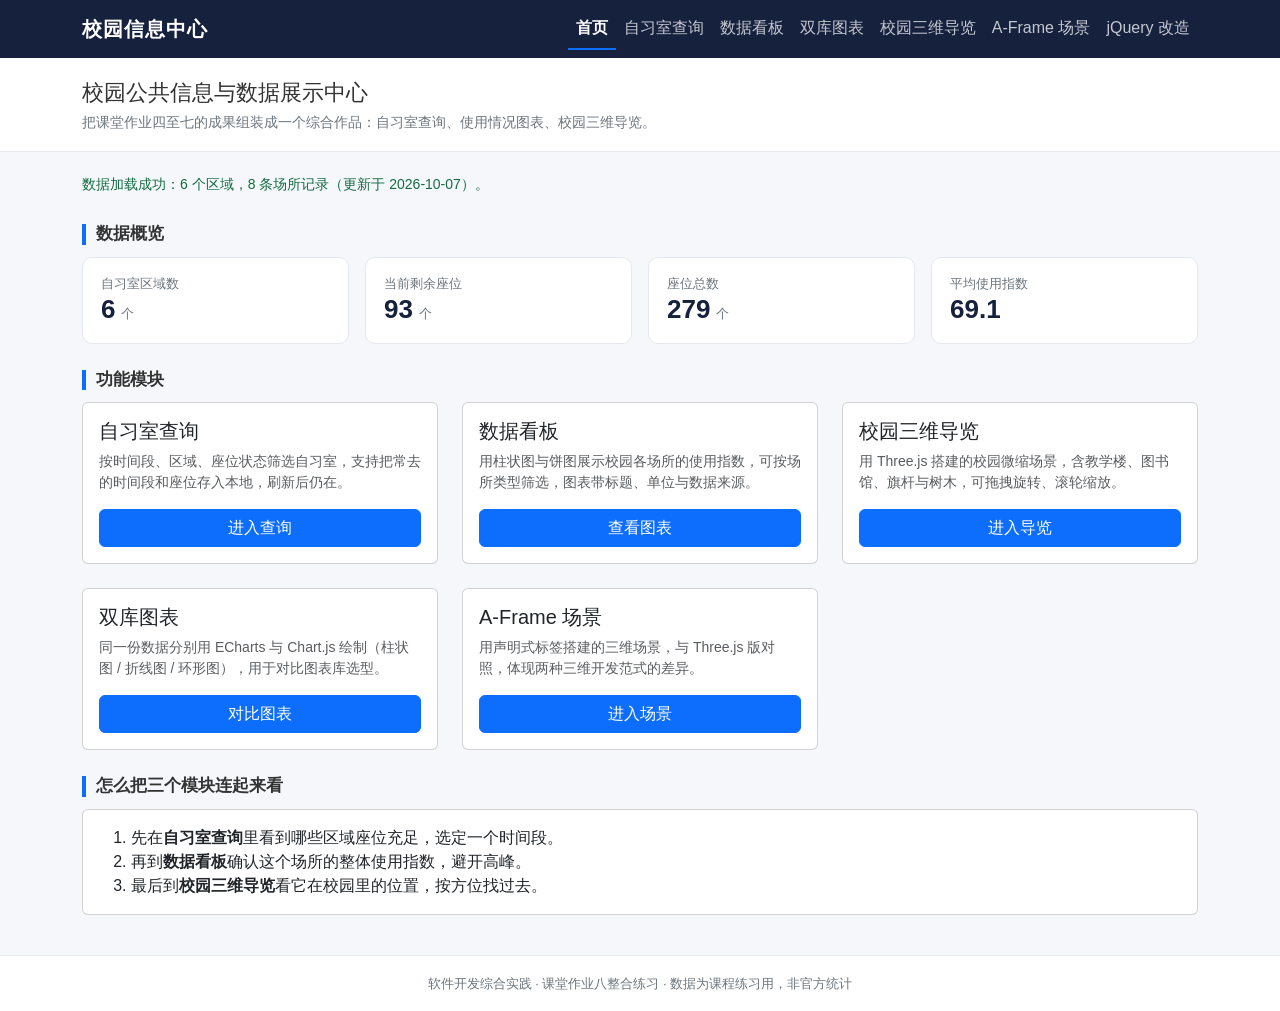
<file: index.html>
<!DOCTYPE html>
<html lang="zh-CN">

<head>
    <meta charset="UTF-8">
    <meta name="viewport" content="width=device-width, initial-scale=1.0">
    <title>校园公共信息与数据展示中心</title>
    <!-- 统一入口：访问目录时直接进入首页，避免出现目录列表 -->
    <meta http-equiv="refresh" content="0; url=home.html">
</head>

<body>
    <p>正在进入 <a href="home.html">校园公共信息与数据展示中心首页</a>……</p>
</body>

</html>
</file>
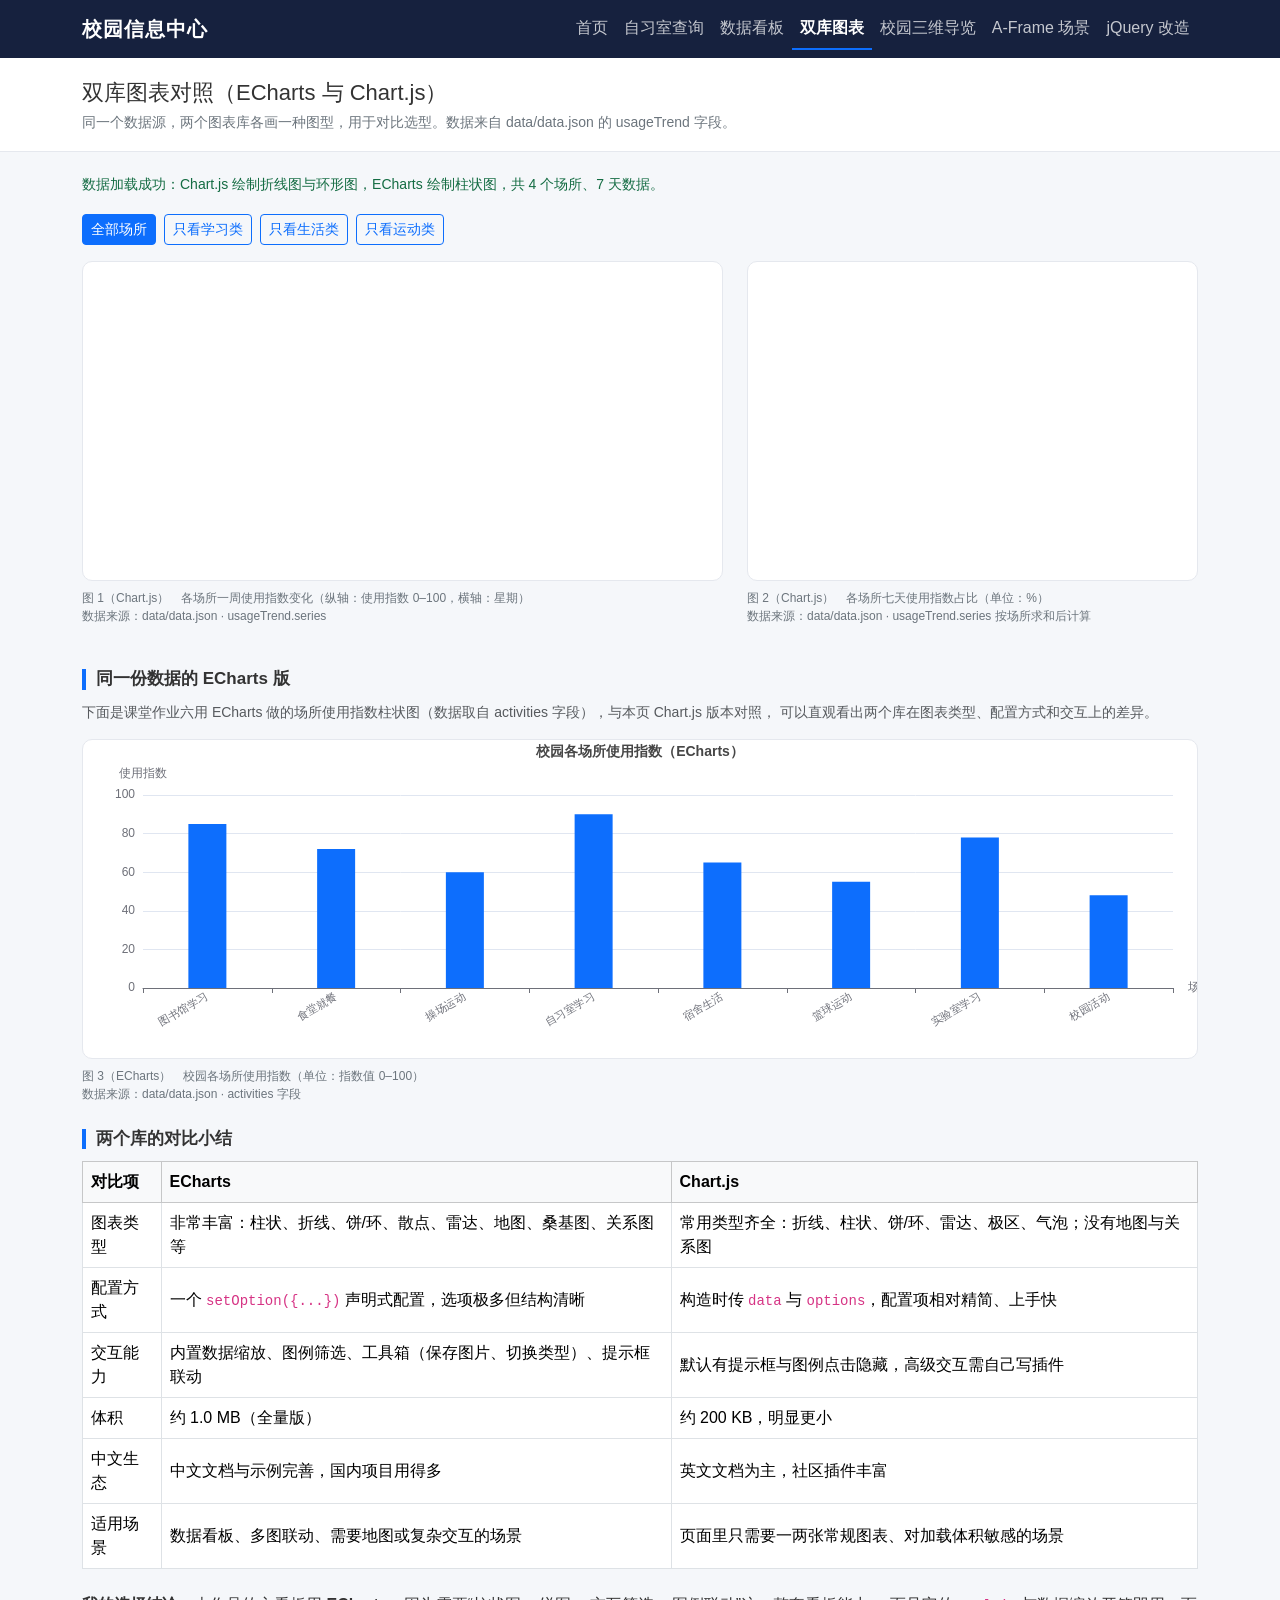
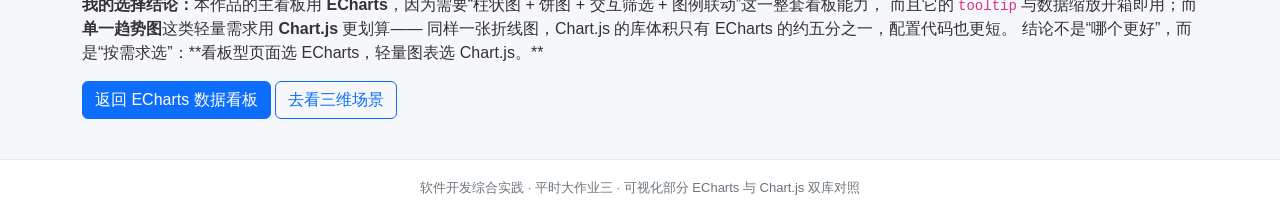
<file: charts.html>
<!DOCTYPE html>
<html lang="zh-CN">

<head>
    <meta charset="UTF-8">
    <meta name="viewport" content="width=device-width, initial-scale=1.0">
    <title>双库图表 · 校园公共信息与数据展示中心</title>

    <link rel="stylesheet" href="libs/bootstrap.min.css">
    <link rel="stylesheet" href="css/style.css">
</head>

<body>

    <nav class="navbar navbar-expand-lg navbar-dark campus-navbar">
        <div class="container">
            <a class="navbar-brand" href="home.html">校园信息中心</a>

            <button class="navbar-toggler" type="button" data-bs-toggle="collapse"
                    data-bs-target="#mainNav" aria-controls="mainNav"
                    aria-expanded="false" aria-label="切换导航菜单">
                <span class="navbar-toggler-icon"></span>
            </button>

            <div class="collapse navbar-collapse" id="mainNav">
                <ul class="navbar-nav ms-auto">
                    <li class="nav-item"><a class="nav-link" href="home.html">首页</a></li>
                    <li class="nav-item"><a class="nav-link" href="study-room.html">自习室查询</a></li>
                    <li class="nav-item"><a class="nav-link" href="dashboard.html">数据看板</a></li>
                    <li class="nav-item"><a class="nav-link" href="charts.html">双库图表</a></li>
                    <li class="nav-item"><a class="nav-link" href="three-d/scene.html">校园三维导览</a></li>
                    <li class="nav-item"><a class="nav-link" href="a-frame/campus.html">A-Frame 场景</a></li>
                    <li class="nav-item"><a class="nav-link" href="jq-demo.html">jQuery 改造</a></li>
                </ul>
            </div>
        </div>
    </nav>

    <header class="page-head">
        <div class="container">
            <h1>双库图表对照（ECharts 与 Chart.js）</h1>
            <p>同一个数据源，两个图表库各画一种图型，用于对比选型。数据来自 data/data.json 的 usageTrend 字段。</p>
        </div>
    </header>

    <main class="container">

        <p id="feedback" role="status" aria-live="polite"></p>

        <!-- jQuery 交互：切换 Chart.js 折线图展示哪些场所 -->
        <div class="d-flex flex-wrap gap-2 mb-3" id="series-filters">
            <button type="button" class="btn btn-primary btn-sm" data-series="all">全部场所</button>
            <button type="button" class="btn btn-outline-primary btn-sm" data-series="学习">只看学习类</button>
            <button type="button" class="btn btn-outline-primary btn-sm" data-series="生活">只看生活类</button>
            <button type="button" class="btn btn-outline-primary btn-sm" data-series="运动">只看运动类</button>
        </div>

        <div class="row g-4">
            <div class="col-12 col-lg-7">
                <div class="chart-box">
                    <canvas id="trend-chart" role="img"
                            aria-label="折线图：各场所一周使用指数变化"></canvas>
                </div>
                <p class="chart-caption">
                    图 1（Chart.js）　各场所一周使用指数变化（纵轴：使用指数 0–100，横轴：星期）<br>
                    数据来源：data/data.json · usageTrend.series
                </p>
            </div>

            <div class="col-12 col-lg-5">
                <div class="chart-box">
                    <canvas id="share-chart" role="img"
                            aria-label="环形图：各场所使用指数占比"></canvas>
                </div>
                <p class="chart-caption">
                    图 2（Chart.js）　各场所七天使用指数占比（单位：%）<br>
                    数据来源：data/data.json · usageTrend.series 按场所求和后计算
                </p>
            </div>
        </div>

        <h2 class="section-title">同一份数据的 ECharts 版</h2>
        <p class="text-muted small">
            下面是课堂作业六用 ECharts 做的场所使用指数柱状图（数据取自 activities 字段），与本页 Chart.js 版本对照，
            可以直观看出两个库在图表类型、配置方式和交互上的差异。
        </p>
        <div class="chart-box">
            <div id="echarts-bar" role="img" aria-label="柱状图：各场所使用指数（ECharts）"
                 style="width:100%;height:100%;"></div>
        </div>
        <p class="chart-caption">
            图 3（ECharts）　校园各场所使用指数（单位：指数值 0–100）<br>
            数据来源：data/data.json · activities 字段
        </p>

        <h2 class="section-title">两个库的对比小结</h2>
        <div class="table-responsive">
            <table class="table table-bordered align-middle">
                <thead class="table-light">
                    <tr>
                        <th scope="col">对比项</th>
                        <th scope="col">ECharts</th>
                        <th scope="col">Chart.js</th>
                    </tr>
                </thead>
                <tbody>
                    <tr>
                        <td>图表类型</td>
                        <td>非常丰富：柱状、折线、饼/环、散点、雷达、地图、桑基图、关系图等</td>
                        <td>常用类型齐全：折线、柱状、饼/环、雷达、极区、气泡；没有地图与关系图</td>
                    </tr>
                    <tr>
                        <td>配置方式</td>
                        <td>一个 <code>setOption({...})</code> 声明式配置，选项极多但结构清晰</td>
                        <td>构造时传 <code>data</code> 与 <code>options</code>，配置项相对精简、上手快</td>
                    </tr>
                    <tr>
                        <td>交互能力</td>
                        <td>内置数据缩放、图例筛选、工具箱（保存图片、切换类型）、提示框联动</td>
                        <td>默认有提示框与图例点击隐藏，高级交互需自己写插件</td>
                    </tr>
                    <tr>
                        <td>体积</td>
                        <td>约 1.0 MB（全量版）</td>
                        <td>约 200 KB，明显更小</td>
                    </tr>
                    <tr>
                        <td>中文生态</td>
                        <td>中文文档与示例完善，国内项目用得多</td>
                        <td>英文文档为主，社区插件丰富</td>
                    </tr>
                    <tr>
                        <td>适用场景</td>
                        <td>数据看板、多图联动、需要地图或复杂交互的场景</td>
                        <td>页面里只需要一两张常规图表、对加载体积敏感的场景</td>
                    </tr>
                </tbody>
            </table>
        </div>

        <p class="mt-2">
            <strong>我的选择结论：</strong>本作品的主看板用 <strong>ECharts</strong>，因为需要“柱状图 + 饼图 + 交互筛选 + 图例联动”这一整套看板能力，
            而且它的 <code>tooltip</code> 与数据缩放开箱即用；而<strong>单一趋势图</strong>这类轻量需求用 <strong>Chart.js</strong> 更划算——
            同样一张折线图，Chart.js 的库体积只有 ECharts 的约五分之一，配置代码也更短。
            结论不是“哪个更好”，而是“按需求选”：**看板型页面选 ECharts，轻量图表选 Chart.js。**
        </p>

        <p class="mt-3">
            <a href="dashboard.html" class="btn btn-primary">返回 ECharts 数据看板</a>
            <a href="three-d/scene.html" class="btn btn-outline-primary">去看三维场景</a>
        </p>

    </main>

    <footer class="campus-footer">
        <div class="container">
            软件开发综合实践 · 平时大作业三 · 可视化部分 ECharts 与 Chart.js 双库对照
        </div>
    </footer>

    <!-- 加载顺序：jQuery → 两个图表库 → Bootstrap → main.js → 页面脚本 -->
    <script src="libs/jquery-3.7.1.min.js"></script>
    <script src="libs/echarts.min.js"></script>
    <script src="libs/chart.umd.min.js"></script>
    <script src="libs/bootstrap.bundle.min.js"></script>
    <script src="js/main.js"></script>
    <script src="js/charts.js"></script>
</body>

</html>
</file>
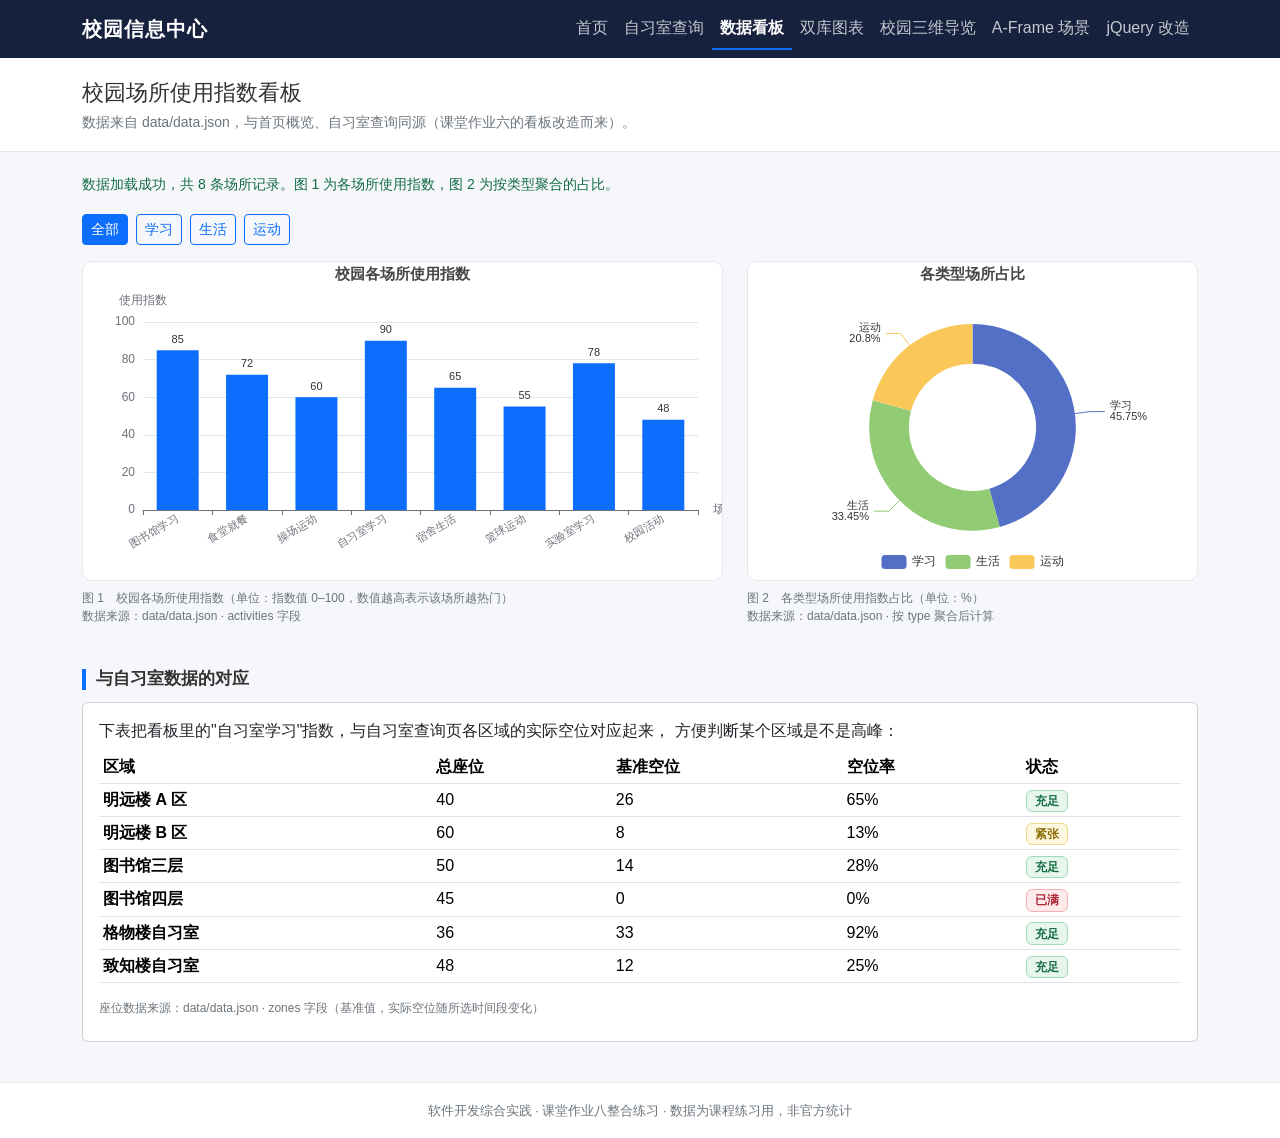
<file: dashboard.html>
<!DOCTYPE html>
<html lang="zh-CN">

<head>
    <meta charset="UTF-8">
    <meta name="viewport" content="width=device-width, initial-scale=1.0">
    <title>数据看板 · 校园公共信息与数据展示中心</title>

    <link rel="stylesheet" href="libs/bootstrap.min.css">
    <link rel="stylesheet" href="css/style.css">
</head>

<body>

    <nav class="navbar navbar-expand-lg navbar-dark campus-navbar">
        <div class="container">
            <a class="navbar-brand" href="home.html">校园信息中心</a>

            <button class="navbar-toggler" type="button" data-bs-toggle="collapse"
                    data-bs-target="#mainNav" aria-controls="mainNav"
                    aria-expanded="false" aria-label="切换导航菜单">
                <span class="navbar-toggler-icon"></span>
            </button>

            <div class="collapse navbar-collapse" id="mainNav">
                <ul class="navbar-nav ms-auto">
                    <li class="nav-item"><a class="nav-link" href="home.html">首页</a></li>
                    <li class="nav-item"><a class="nav-link" href="study-room.html">自习室查询</a></li>
                    <li class="nav-item"><a class="nav-link" href="dashboard.html">数据看板</a></li>
                    <li class="nav-item"><a class="nav-link" href="charts.html">双库图表</a></li>
                    <li class="nav-item"><a class="nav-link" href="three-d/scene.html">校园三维导览</a></li>
                    <li class="nav-item"><a class="nav-link" href="a-frame/campus.html">A-Frame 场景</a></li>
                    <li class="nav-item"><a class="nav-link" href="jq-demo.html">jQuery 改造</a></li>
                </ul>
            </div>
        </div>
    </nav>

    <header class="page-head">
        <div class="container">
            <h1>校园场所使用指数看板</h1>
            <p>数据来自 data/data.json，与首页概览、自习室查询同源（课堂作业六的看板改造而来）。</p>
        </div>
    </header>

    <main class="container">

        <p id="feedback" role="status" aria-live="polite"></p>

        <!-- jQuery 交互：按场所类型筛选 -->
        <div class="d-flex flex-wrap gap-2 mb-3" id="filters">
            <button type="button" class="btn btn-primary btn-sm" data-type="全部">全部</button>
            <button type="button" class="btn btn-outline-primary btn-sm" data-type="学习">学习</button>
            <button type="button" class="btn btn-outline-primary btn-sm" data-type="生活">生活</button>
            <button type="button" class="btn btn-outline-primary btn-sm" data-type="运动">运动</button>
        </div>

        <div class="row g-4">
            <div class="col-12 col-lg-7">
                <div id="bar-chart" class="chart-box" role="img"
                     aria-label="柱状图：校园各场所使用指数"></div>
                <p class="chart-caption">
                    图 1　校园各场所使用指数（单位：指数值 0–100，数值越高表示该场所越热门）<br>
                    数据来源：data/data.json · activities 字段
                </p>
            </div>

            <div class="col-12 col-lg-5">
                <div id="pie-chart" class="chart-box" role="img"
                     aria-label="饼图：各类型场所的使用指数占比"></div>
                <p class="chart-caption">
                    图 2　各类型场所使用指数占比（单位：%）<br>
                    数据来源：data/data.json · 按 type 聚合后计算
                </p>
            </div>
        </div>

        <!-- 与自习室模块的数据衔接 -->
        <h2 class="section-title">与自习室数据的对应</h2>
        <div class="card">
            <div class="card-body">
                <p class="mb-2">
                    下表把看板里的"自习室学习"指数，与自习室查询页各区域的实际空位对应起来，
                    方便判断某个区域是不是高峰：
                </p>
                <div class="table-responsive">
                    <table class="table table-sm align-middle mb-0">
                        <caption class="chart-caption mb-0">
                            座位数据来源：data/data.json · zones 字段（基准值，实际空位随所选时间段变化）
                        </caption>
                        <thead>
                            <tr>
                                <th scope="col">区域</th>
                                <th scope="col">总座位</th>
                                <th scope="col">基准空位</th>
                                <th scope="col">空位率</th>
                                <th scope="col">状态</th>
                            </tr>
                        </thead>
                        <tbody id="zone-table">
                            <!-- 由 js/dashboard.js 渲染 -->
                        </tbody>
                    </table>
                </div>
            </div>
        </div>

    </main>

    <footer class="campus-footer">
        <div class="container">
            软件开发综合实践 · 课堂作业八整合练习 · 数据为课程练习用，非官方统计
        </div>
    </footer>

    <!-- 加载顺序：jQuery → ECharts → Bootstrap → main.js → 页面脚本 -->
    <script src="libs/jquery-3.7.1.min.js"></script>
    <script src="libs/echarts.min.js"></script>
    <script src="libs/bootstrap.bundle.min.js"></script>
    <script src="js/main.js"></script>
    <script src="js/dashboard.js"></script>
</body>

</html>
</file>
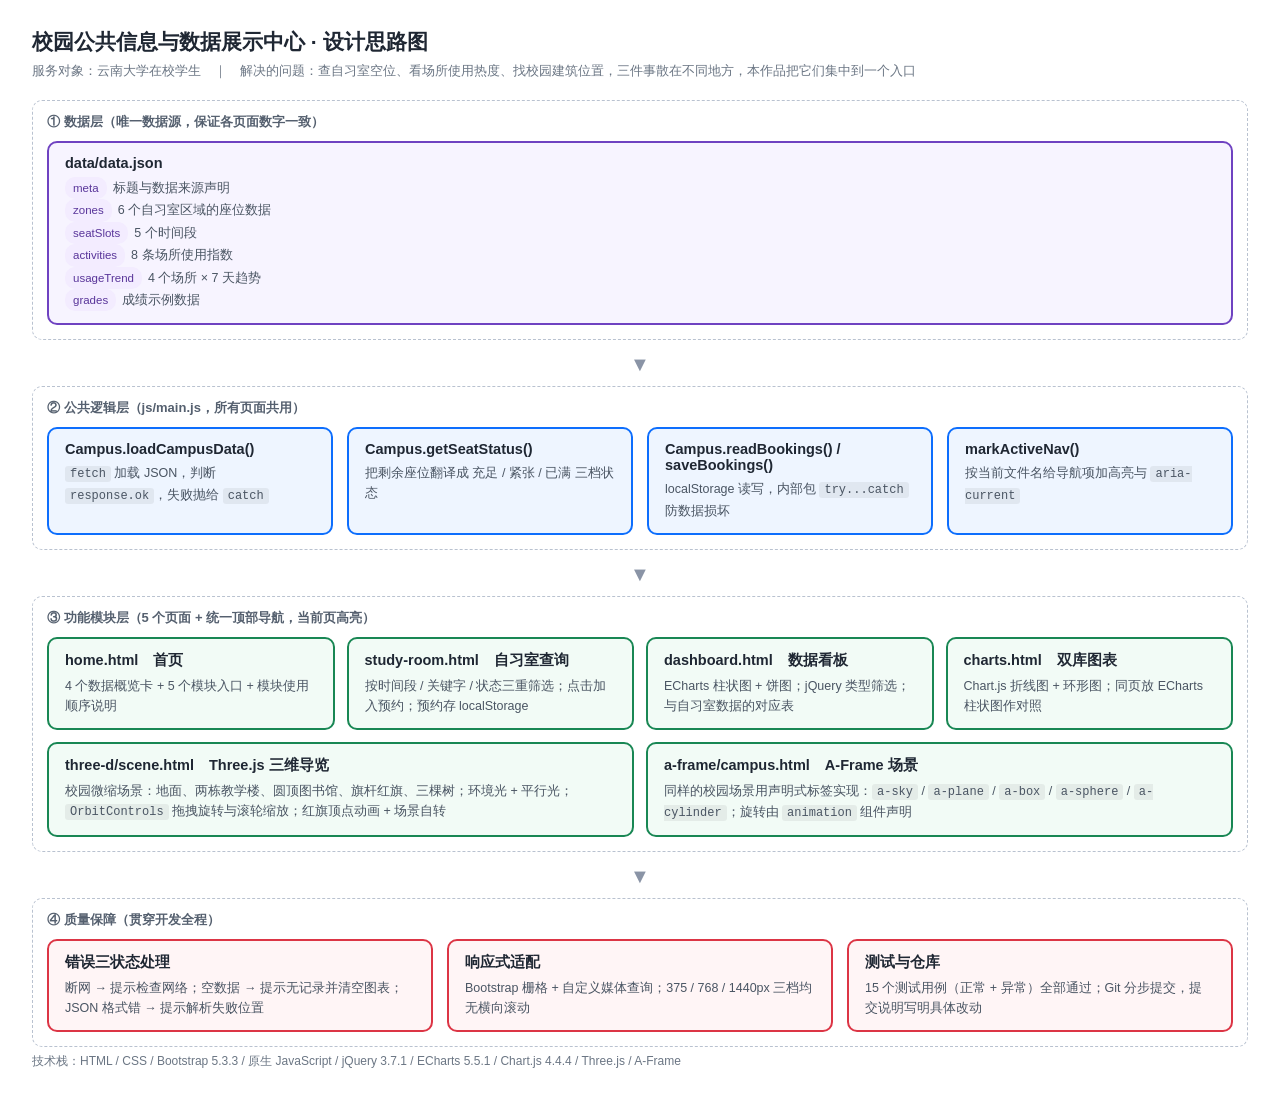
<file: design-diagram.html>
<!DOCTYPE html>
<html lang="zh-CN">

<head>
    <meta charset="UTF-8">
    <title>设计思路图</title>
    <style>
        body {
            margin: 0;
            padding: 28px 32px;
            background: #ffffff;
            font-family: "Microsoft YaHei", "PingFang SC", sans-serif;
            color: #1f2733;
        }

        h1 {
            font-size: 21px;
            margin: 0 0 6px;
        }

        .sub {
            color: #6b7684;
            font-size: 13px;
            margin-bottom: 20px;
        }

        .row {
            display: flex;
            align-items: stretch;
            gap: 14px;
            margin-bottom: 14px;
        }

        .box {
            border: 2px solid #0d6efd;
            border-radius: 10px;
            padding: 12px 16px;
            background: #f5f9ff;
            flex: 1;
        }

        .box.data {
            border-color: #6f42c1;
            background: #f7f4ff;
        }

        .box.core {
            border-color: #0d6efd;
            background: #eef5ff;
        }

        .box.module {
            border-color: #198754;
            background: #f2fbf6;
        }

        .box .title {
            font-weight: 700;
            font-size: 14.5px;
            margin-bottom: 6px;
        }

        .box .desc {
            font-size: 12.5px;
            color: #4a5563;
            line-height: 1.6;
        }

        .box code {
            background: rgba(0, 0, 0, .06);
            padding: 1px 5px;
            border-radius: 3px;
            font-family: Consolas, monospace;
            font-size: 12px;
        }

        .arrow {
            text-align: center;
            color: #8a94a6;
            font-size: 20px;
            line-height: 1;
            margin: 2px 0 12px;
        }

        .band {
            border: 1px dashed #b9c2d0;
            border-radius: 10px;
            padding: 12px 14px 14px;
            margin-bottom: 14px;
        }

        .band > .band-title {
            font-size: 13px;
            font-weight: 700;
            color: #55606f;
            margin-bottom: 10px;
        }

        .grid4 {
            display: grid;
            grid-template-columns: repeat(4, 1fr);
            gap: 12px;
        }

        .grid2 {
            display: grid;
            grid-template-columns: repeat(2, 1fr);
            gap: 12px;
        }

        .tag {
            display: inline-block;
            font-size: 11.5px;
            padding: 2px 8px;
            border-radius: 10px;
            background: #e7f0ff;
            color: #0b5ed7;
            margin-right: 6px;
        }

        .tag.g {
            background: #e7f6ec;
            color: #146c43;
        }

        .tag.p {
            background: #f3ecff;
            color: #59359a;
        }

        .foot {
            font-size: 12px;
            color: #6b7684;
            margin-top: 6px;
        }
    </style>
</head>

<body>

    <h1>校园公共信息与数据展示中心 · 设计思路图</h1>
    <div class="sub">
        服务对象：云南大学在校学生　｜　解决的问题：查自习室空位、看场所使用热度、找校园建筑位置，三件事散在不同地方，本作品把它们集中到一个入口
    </div>

    <!-- 数据层 -->
    <div class="band">
        <div class="band-title">① 数据层（唯一数据源，保证各页面数字一致）</div>
        <div class="row" style="margin-bottom:0">
            <div class="box data">
                <div class="title">data/data.json</div>
                <div class="desc">
                    <span class="tag p">meta</span>标题与数据来源声明<br>
                    <span class="tag p">zones</span>6 个自习室区域的座位数据<br>
                    <span class="tag p">seatSlots</span>5 个时间段<br>
                    <span class="tag p">activities</span>8 条场所使用指数<br>
                    <span class="tag p">usageTrend</span>4 个场所 × 7 天趋势<br>
                    <span class="tag p">grades</span>成绩示例数据
                </div>
            </div>
        </div>
    </div>

    <div class="arrow">▼</div>

    <!-- 公共逻辑层 -->
    <div class="band">
        <div class="band-title">② 公共逻辑层（js/main.js，所有页面共用）</div>
        <div class="row" style="margin-bottom:0">
            <div class="box core">
                <div class="title">Campus.loadCampusData()</div>
                <div class="desc"><code>fetch</code> 加载 JSON，判断 <code>response.ok</code>，失败抛给 <code>catch</code></div>
            </div>
            <div class="box core">
                <div class="title">Campus.getSeatStatus()</div>
                <div class="desc">把剩余座位翻译成 充足 / 紧张 / 已满 三档状态</div>
            </div>
            <div class="box core">
                <div class="title">Campus.readBookings() / saveBookings()</div>
                <div class="desc">localStorage 读写，内部包 <code>try...catch</code> 防数据损坏</div>
            </div>
            <div class="box core">
                <div class="title">markActiveNav()</div>
                <div class="desc">按当前文件名给导航项加高亮与 <code>aria-current</code></div>
            </div>
        </div>
    </div>

    <div class="arrow">▼</div>

    <!-- 功能模块层 -->
    <div class="band">
        <div class="band-title">③ 功能模块层（5 个页面 + 统一顶部导航，当前页高亮）</div>
        <div class="grid4" style="margin-bottom:12px">
            <div class="box module">
                <div class="title">home.html　首页</div>
                <div class="desc">4 个数据概览卡 + 5 个模块入口 + 模块使用顺序说明</div>
            </div>
            <div class="box module">
                <div class="title">study-room.html　自习室查询</div>
                <div class="desc">按时间段 / 关键字 / 状态三重筛选；点击加入预约；预约存 localStorage</div>
            </div>
            <div class="box module">
                <div class="title">dashboard.html　数据看板</div>
                <div class="desc">ECharts 柱状图 + 饼图；jQuery 类型筛选；与自习室数据的对应表</div>
            </div>
            <div class="box module">
                <div class="title">charts.html　双库图表</div>
                <div class="desc">Chart.js 折线图 + 环形图；同页放 ECharts 柱状图作对照</div>
            </div>
        </div>
        <div class="grid2">
            <div class="box module">
                <div class="title">three-d/scene.html　Three.js 三维导览</div>
                <div class="desc">校园微缩场景：地面、两栋教学楼、圆顶图书馆、旗杆红旗、三棵树；环境光 + 平行光；<code>OrbitControls</code> 拖拽旋转与滚轮缩放；红旗顶点动画 + 场景自转</div>
            </div>
            <div class="box module">
                <div class="title">a-frame/campus.html　A-Frame 场景</div>
                <div class="desc">同样的校园场景用声明式标签实现：<code>a-sky</code> / <code>a-plane</code> / <code>a-box</code> / <code>a-sphere</code> / <code>a-cylinder</code>；旋转由 <code>animation</code> 组件声明</div>
            </div>
        </div>
    </div>

    <div class="arrow">▼</div>

    <!-- 质量保障 -->
    <div class="band" style="margin-bottom:0">
        <div class="band-title">④ 质量保障（贯穿开发全程）</div>
        <div class="row" style="margin-bottom:0">
            <div class="box" style="border-color:#dc3545;background:#fff5f6">
                <div class="title">错误三状态处理</div>
                <div class="desc">断网 → 提示检查网络；空数据 → 提示无记录并清空图表；JSON 格式错 → 提示解析失败位置</div>
            </div>
            <div class="box" style="border-color:#dc3545;background:#fff5f6">
                <div class="title">响应式适配</div>
                <div class="desc">Bootstrap 栅格 + 自定义媒体查询；375 / 768 / 1440px 三档均无横向滚动</div>
            </div>
            <div class="box" style="border-color:#dc3545;background:#fff5f6">
                <div class="title">测试与仓库</div>
                <div class="desc">15 个测试用例（正常 + 异常）全部通过；Git 分步提交，提交说明写明具体改动</div>
            </div>
        </div>
    </div>

    <div class="foot">
        技术栈：HTML / CSS / Bootstrap 5.3.3 / 原生 JavaScript / jQuery 3.7.1 / ECharts 5.5.1 / Chart.js 4.4.4 / Three.js / A-Frame
    </div>

</body>

</html>
</file>
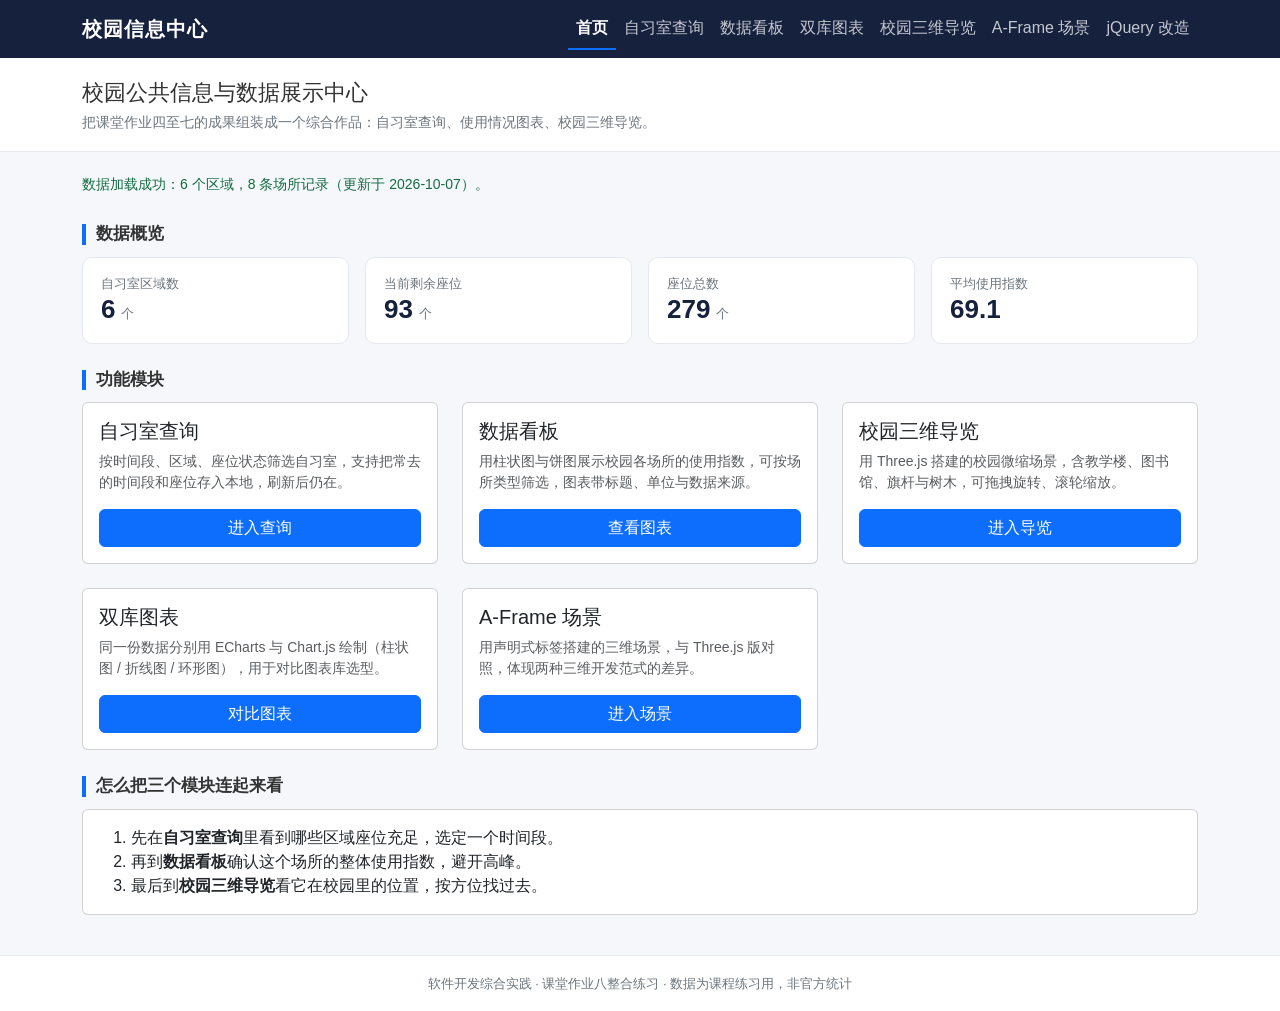
<file: home.html>
<!DOCTYPE html>
<html lang="zh-CN">

<head>
    <meta charset="UTF-8">
    <meta name="viewport" content="width=device-width, initial-scale=1.0">
    <title>首页 · 校园公共信息与数据展示中心</title>

    <!-- 引入顺序：Bootstrap 在前，自定义样式在后（保证能覆盖） -->
    <link rel="stylesheet" href="libs/bootstrap.min.css">
    <link rel="stylesheet" href="css/style.css">
</head>

<body>

    <!-- 统一导航：四个模块的唯一入口 -->
    <nav class="navbar navbar-expand-lg navbar-dark campus-navbar">
        <div class="container">
            <a class="navbar-brand" href="home.html">校园信息中心</a>

            <button class="navbar-toggler" type="button" data-bs-toggle="collapse"
                    data-bs-target="#mainNav" aria-controls="mainNav"
                    aria-expanded="false" aria-label="切换导航菜单">
                <span class="navbar-toggler-icon"></span>
            </button>

            <div class="collapse navbar-collapse" id="mainNav">
                <ul class="navbar-nav ms-auto">
                    <li class="nav-item"><a class="nav-link" href="home.html">首页</a></li>
                    <li class="nav-item"><a class="nav-link" href="study-room.html">自习室查询</a></li>
                    <li class="nav-item"><a class="nav-link" href="dashboard.html">数据看板</a></li>
                    <li class="nav-item"><a class="nav-link" href="charts.html">双库图表</a></li>
                    <li class="nav-item"><a class="nav-link" href="three-d/scene.html">校园三维导览</a></li>
                    <li class="nav-item"><a class="nav-link" href="a-frame/campus.html">A-Frame 场景</a></li>
                    <li class="nav-item"><a class="nav-link" href="jq-demo.html">jQuery 改造</a></li>
                </ul>
            </div>
        </div>
    </nav>

    <header class="page-head">
        <div class="container">
            <h1>校园公共信息与数据展示中心</h1>
            <p>把课堂作业四至七的成果组装成一个综合作品：自习室查询、使用情况图表、校园三维导览。</p>
        </div>
    </header>

    <main class="container">

        <!-- 反馈条：数据加载状态统一显示在这里 -->
        <p id="feedback" role="status" aria-live="polite"></p>

        <!-- 数据概览：数字来自 data/data.json，与看板、自习室页同源 -->
        <h2 class="section-title">数据概览</h2>
        <div class="row g-3">
            <div class="col-12 col-sm-6 col-lg-3">
                <div class="stat-card">
                    <div class="label">自习室区域数</div>
                    <div class="value" id="stat-zones">—<span class="unit">个</span></div>
                </div>
            </div>
            <div class="col-12 col-sm-6 col-lg-3">
                <div class="stat-card">
                    <div class="label">当前剩余座位</div>
                    <div class="value" id="stat-free">—<span class="unit">个</span></div>
                </div>
            </div>
            <div class="col-12 col-sm-6 col-lg-3">
                <div class="stat-card">
                    <div class="label">座位总数</div>
                    <div class="value" id="stat-total">—<span class="unit">个</span></div>
                </div>
            </div>
            <div class="col-12 col-sm-6 col-lg-3">
                <div class="stat-card">
                    <div class="label">平均使用指数</div>
                    <div class="value" id="stat-avg">—</div>
                </div>
            </div>
        </div>

        <!-- 模块入口：卡片式，来自课堂作业三的卡片墙做法 -->
        <h2 class="section-title">功能模块</h2>
        <div class="row g-4">
            <div class="col-12 col-md-4">
                <div class="card h-100">
                    <div class="card-body d-flex flex-column">
                        <h3 class="card-title h5">自习室查询</h3>
                        <p class="card-text text-muted small">
                            按时间段、区域、座位状态筛选自习室，支持把常去的时间段和座位存入本地，刷新后仍在。
                        </p>
                        <a href="study-room.html" class="btn btn-primary mt-auto">进入查询</a>
                    </div>
                </div>
            </div>
            <div class="col-12 col-md-4">
                <div class="card h-100">
                    <div class="card-body d-flex flex-column">
                        <h3 class="card-title h5">数据看板</h3>
                        <p class="card-text text-muted small">
                            用柱状图与饼图展示校园各场所的使用指数，可按场所类型筛选，图表带标题、单位与数据来源。
                        </p>
                        <a href="dashboard.html" class="btn btn-primary mt-auto">查看图表</a>
                    </div>
                </div>
            </div>
            <div class="col-12 col-md-4">
                <div class="card h-100">
                    <div class="card-body d-flex flex-column">
                        <h3 class="card-title h5">校园三维导览</h3>
                        <p class="card-text text-muted small">
                            用 Three.js 搭建的校园微缩场景，含教学楼、图书馆、旗杆与树木，可拖拽旋转、滚轮缩放。
                        </p>
                        <a href="three-d/scene.html" class="btn btn-primary mt-auto">进入导览</a>
                    </div>
                </div>
            </div>
            <div class="col-12 col-md-4">
                <div class="card h-100">
                    <div class="card-body d-flex flex-column">
                        <h3 class="card-title h5">双库图表</h3>
                        <p class="card-text text-muted small">
                            同一份数据分别用 ECharts 与 Chart.js 绘制（柱状图 / 折线图 / 环形图），用于对比图表库选型。
                        </p>
                        <a href="charts.html" class="btn btn-primary mt-auto">对比图表</a>
                    </div>
                </div>
            </div>
            <div class="col-12 col-md-4">
                <div class="card h-100">
                    <div class="card-body d-flex flex-column">
                        <h3 class="card-title h5">A-Frame 场景</h3>
                        <p class="card-text text-muted small">
                            用声明式标签搭建的三维场景，与 Three.js 版对照，体现两种三维开发范式的差异。
                        </p>
                        <a href="a-frame/campus.html" class="btn btn-primary mt-auto">进入场景</a>
                    </div>
                </div>
            </div>
        </div>

        <!-- 主题衔接：把三个模块串成一条线 -->
        <h2 class="section-title">怎么把三个模块连起来看</h2>
        <div class="card">
            <div class="card-body">
                <ol class="mb-0">
                    <li>先在<strong>自习室查询</strong>里看到哪些区域座位充足，选定一个时间段。</li>
                    <li>再到<strong>数据看板</strong>确认这个场所的整体使用指数，避开高峰。</li>
                    <li>最后到<strong>校园三维导览</strong>看它在校园里的位置，按方位找过去。</li>
                </ol>
            </div>
        </div>

    </main>

    <footer class="campus-footer">
        <div class="container">
            软件开发综合实践 · 课堂作业八整合练习 · 数据为课程练习用，非官方统计
        </div>
    </footer>

    <!-- 脚本顺序：库在前，自己的代码在后 -->
    <script src="libs/bootstrap.bundle.min.js"></script>
    <script src="js/main.js"></script>
    <script src="js/home.js"></script>
</body>

</html>
</file>
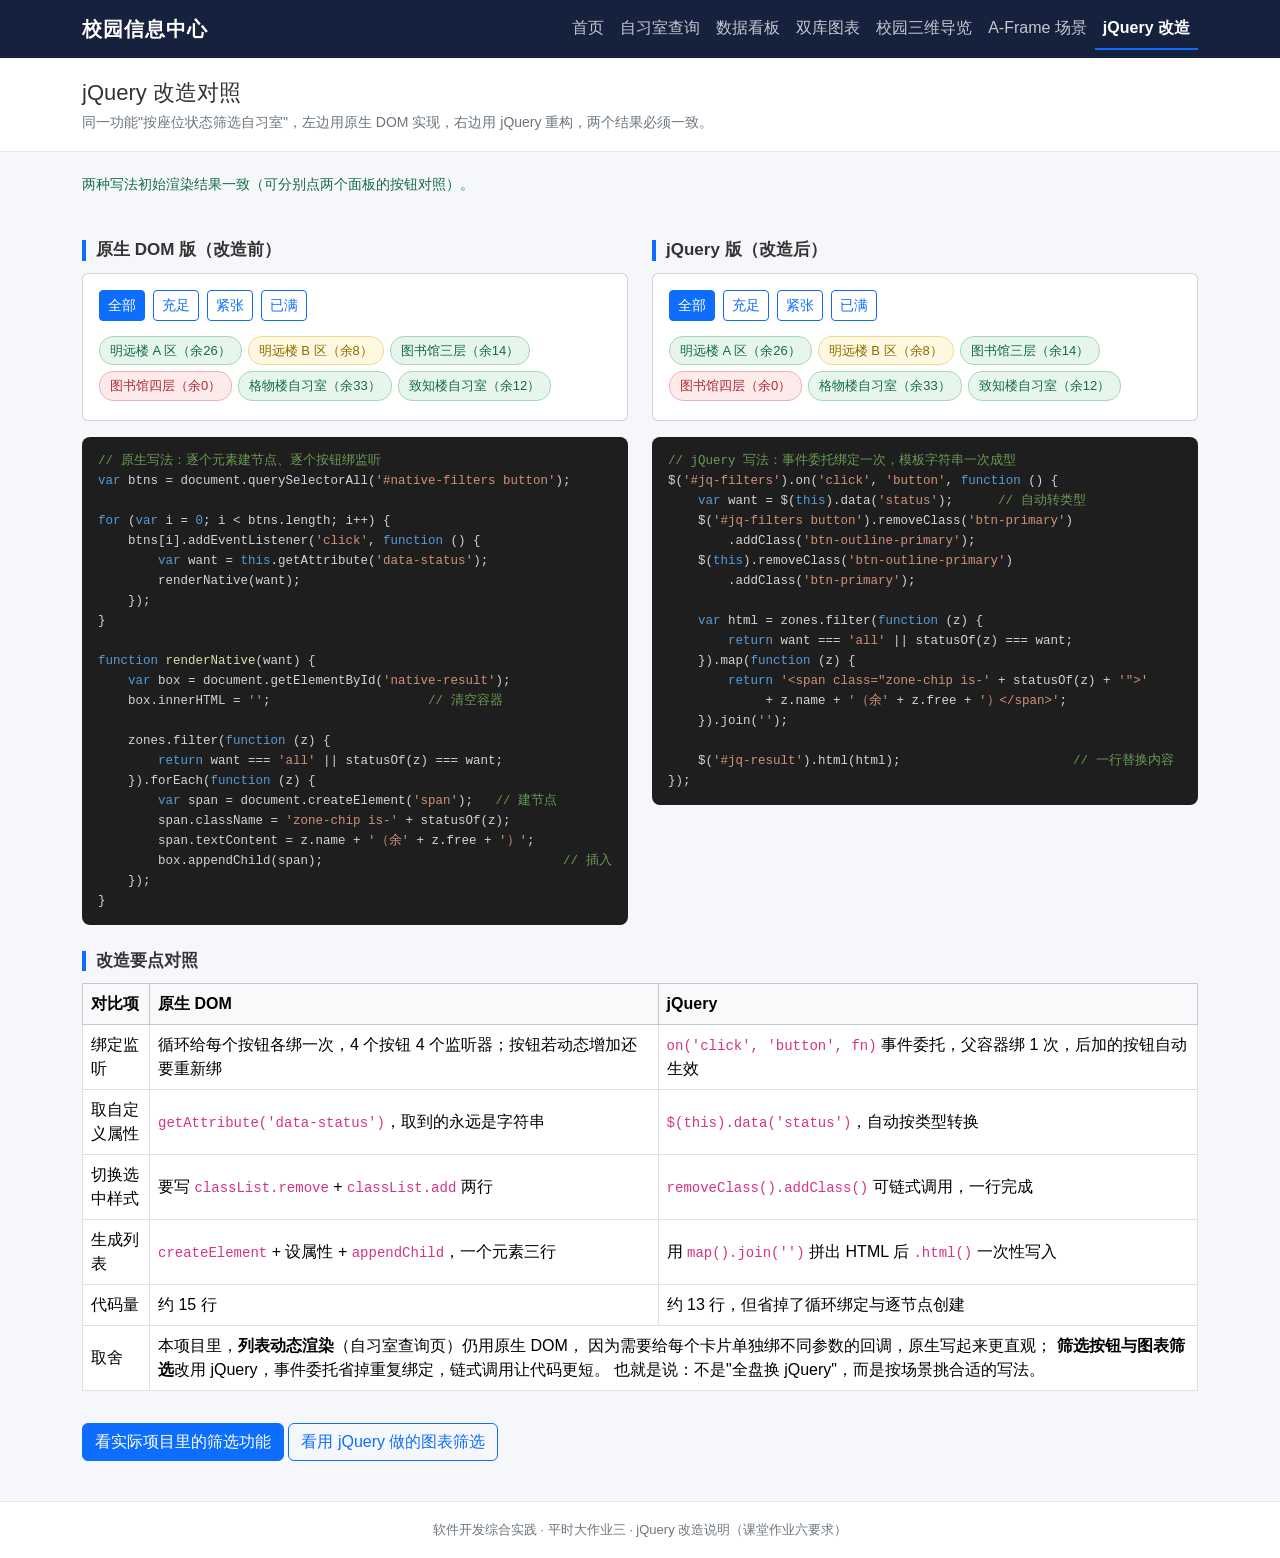
<file: jq-demo.html>
<!DOCTYPE html>
<html lang="zh-CN">

<head>
    <meta charset="UTF-8">
    <meta name="viewport" content="width=device-width, initial-scale=1.0">
    <title>jQuery 改造对照 · 校园公共信息与数据展示中心</title>

    <link rel="stylesheet" href="libs/bootstrap.min.css">
    <link rel="stylesheet" href="css/style.css">
    <style>
        .code-block {
            background: #1e1e1e;
            color: #d4d4d4;
            font-family: Consolas, "Cascadia Mono", monospace;
            font-size: 12.5px;
            line-height: 1.6;
            padding: 14px 16px;
            border-radius: 8px;
            margin: 0;
            overflow-x: auto;
            white-space: pre;
        }

        .code-block .cm { color: #6a9955; }
        .code-block .kw { color: #569cd6; }
        .code-block .fn { color: #dcdcaa; }
        .code-block .st { color: #ce9178; }

        .zone-chip {
            display: inline-block;
            padding: 4px 10px;
            margin: 3px 6px 3px 0;
            border-radius: 14px;
            font-size: 13px;
            border: 1px solid #cfd6e0;
            background: #fff;
        }

        .zone-chip.is-full { border-color: #f1b0b7; background: #fdeaea; color: #b02a37; }
        .zone-chip.is-few { border-color: #f0d98c; background: #fff8e1; color: #8a6d00; }
        .zone-chip.is-free { border-color: #a3d9b8; background: #e7f6ec; color: #146c43; }
    </style>
</head>

<body>

    <nav class="navbar navbar-expand-lg navbar-dark campus-navbar">
        <div class="container">
            <a class="navbar-brand" href="home.html">校园信息中心</a>

            <button class="navbar-toggler" type="button" data-bs-toggle="collapse"
                    data-bs-target="#mainNav" aria-controls="mainNav"
                    aria-expanded="false" aria-label="切换导航菜单">
                <span class="navbar-toggler-icon"></span>
            </button>

            <div class="collapse navbar-collapse" id="mainNav">
                <ul class="navbar-nav ms-auto">
                    <li class="nav-item"><a class="nav-link" href="home.html">首页</a></li>
                    <li class="nav-item"><a class="nav-link" href="study-room.html">自习室查询</a></li>
                    <li class="nav-item"><a class="nav-link" href="dashboard.html">数据看板</a></li>
                    <li class="nav-item"><a class="nav-link" href="charts.html">双库图表</a></li>
                    <li class="nav-item"><a class="nav-link" href="three-d/scene.html">校园三维导览</a></li>
                    <li class="nav-item"><a class="nav-link" href="a-frame/campus.html">A-Frame 场景</a></li>
                    <li class="nav-item"><a class="nav-link" href="jq-demo.html">jQuery 改造</a></li>
                </ul>
            </div>
        </div>
    </nav>

    <header class="page-head">
        <div class="container">
            <h1>jQuery 改造对照</h1>
            <p>同一功能"按座位状态筛选自习室"，左边用原生 DOM 实现，右边用 jQuery 重构，两个结果必须一致。</p>
        </div>
    </header>

    <main class="container">

        <p id="feedback" role="status" aria-live="polite"></p>

        <div class="row g-4">
            <!-- 原生版 -->
            <div class="col-12 col-lg-6">
                <h2 class="section-title">原生 DOM 版（改造前）</h2>

                <div class="card mb-3">
                    <div class="card-body">
                        <div class="d-flex flex-wrap gap-2 mb-2" id="native-filters">
                            <button type="button" class="btn btn-sm btn-primary" data-status="all">全部</button>
                            <button type="button" class="btn btn-sm btn-outline-primary" data-status="free">充足</button>
                            <button type="button" class="btn btn-sm btn-outline-primary" data-status="few">紧张</button>
                            <button type="button" class="btn btn-sm btn-outline-primary" data-status="full">已满</button>
                        </div>
                        <div id="native-result" class="pt-1"></div>
                    </div>
                </div>

                <pre class="code-block"><span class="cm">// 原生写法：逐个元素建节点、逐个按钮绑监听</span>
<span class="kw">var</span> btns = document.querySelectorAll(<span class="st">'#native-filters button'</span>);

<span class="kw">for</span> (<span class="kw">var</span> i = <span class="kw">0</span>; i &lt; btns.length; i++) {
    btns[i].addEventListener(<span class="st">'click'</span>, <span class="kw">function</span> () {
        <span class="kw">var</span> want = <span class="kw">this</span>.getAttribute(<span class="st">'data-status'</span>);
        renderNative(want);
    });
}

<span class="kw">function</span> <span class="fn">renderNative</span>(want) {
    <span class="kw">var</span> box = document.getElementById(<span class="st">'native-result'</span>);
    box.innerHTML = <span class="st">''</span>;                     <span class="cm">// 清空容器</span>

    zones.filter(<span class="kw">function</span> (z) {
        <span class="kw">return</span> want === <span class="st">'all'</span> || statusOf(z) === want;
    }).forEach(<span class="kw">function</span> (z) {
        <span class="kw">var</span> span = document.createElement(<span class="st">'span'</span>);   <span class="cm">// 建节点</span>
        span.className = <span class="st">'zone-chip is-'</span> + statusOf(z);
        span.textContent = z.name + <span class="st">'（余'</span> + z.free + <span class="st">'）'</span>;
        box.appendChild(span);                                <span class="cm">// 插入</span>
    });
}</pre>
            </div>

            <!-- jQuery 版 -->
            <div class="col-12 col-lg-6">
                <h2 class="section-title">jQuery 版（改造后）</h2>

                <div class="card mb-3">
                    <div class="card-body">
                        <div class="d-flex flex-wrap gap-2 mb-2" id="jq-filters">
                            <button type="button" class="btn btn-sm btn-primary" data-status="all">全部</button>
                            <button type="button" class="btn btn-sm btn-outline-primary" data-status="free">充足</button>
                            <button type="button" class="btn btn-sm btn-outline-primary" data-status="few">紧张</button>
                            <button type="button" class="btn btn-sm btn-outline-primary" data-status="full">已满</button>
                        </div>
                        <div id="jq-result" class="pt-1"></div>
                    </div>
                </div>

                <pre class="code-block"><span class="cm">// jQuery 写法：事件委托绑定一次，模板字符串一次成型</span>
$(<span class="st">'#jq-filters'</span>).on(<span class="st">'click'</span>, <span class="st">'button'</span>, <span class="kw">function</span> () {
    <span class="kw">var</span> want = $(<span class="kw">this</span>).data(<span class="st">'status'</span>);      <span class="cm">// 自动转类型</span>
    $(<span class="st">'#jq-filters button'</span>).removeClass(<span class="st">'btn-primary'</span>)
        .addClass(<span class="st">'btn-outline-primary'</span>);
    $(<span class="kw">this</span>).removeClass(<span class="st">'btn-outline-primary'</span>)
        .addClass(<span class="st">'btn-primary'</span>);

    <span class="kw">var</span> html = zones.filter(<span class="kw">function</span> (z) {
        <span class="kw">return</span> want === <span class="st">'all'</span> || statusOf(z) === want;
    }).map(<span class="kw">function</span> (z) {
        <span class="kw">return</span> <span class="st">'&lt;span class="zone-chip is-'</span> + statusOf(z) + <span class="st">'"&gt;'</span>
             + z.name + <span class="st">'（余'</span> + z.free + <span class="st">'）&lt;/span&gt;'</span>;
    }).join(<span class="st">''</span>);

    $(<span class="st">'#jq-result'</span>).html(html);                       <span class="cm">// 一行替换内容</span>
});</pre>
            </div>
        </div>

        <h2 class="section-title">改造要点对照</h2>
        <div class="table-responsive">
            <table class="table table-bordered align-middle">
                <thead class="table-light">
                    <tr>
                        <th scope="col">对比项</th>
                        <th scope="col">原生 DOM</th>
                        <th scope="col">jQuery</th>
                    </tr>
                </thead>
                <tbody>
                    <tr>
                        <td>绑定监听</td>
                        <td>循环给每个按钮各绑一次，4 个按钮 4 个监听器；按钮若动态增加还要重新绑</td>
                        <td><code>on('click', 'button', fn)</code> 事件委托，父容器绑 1 次，后加的按钮自动生效</td>
                    </tr>
                    <tr>
                        <td>取自定义属性</td>
                        <td><code>getAttribute('data-status')</code>，取到的永远是字符串</td>
                        <td><code>$(this).data('status')</code>，自动按类型转换</td>
                    </tr>
                    <tr>
                        <td>切换选中样式</td>
                        <td>要写 <code>classList.remove</code> + <code>classList.add</code> 两行</td>
                        <td><code>removeClass().addClass()</code> 可链式调用，一行完成</td>
                    </tr>
                    <tr>
                        <td>生成列表</td>
                        <td><code>createElement</code> + 设属性 + <code>appendChild</code>，一个元素三行</td>
                        <td>用 <code>map().join('')</code> 拼出 HTML 后 <code>.html()</code> 一次性写入</td>
                    </tr>
                    <tr>
                        <td>代码量</td>
                        <td>约 15 行</td>
                        <td>约 13 行，但省掉了循环绑定与逐节点创建</td>
                    </tr>
                    <tr>
                        <td>取舍</td>
                        <td colspan="2">
                            本项目里，<strong>列表动态渲染</strong>（自习室查询页）仍用原生 DOM，
                            因为需要给每个卡片单独绑不同参数的回调，原生写起来更直观；
                            <strong>筛选按钮与图表筛选</strong>改用 jQuery，事件委托省掉重复绑定，链式调用让代码更短。
                            也就是说：不是"全盘换 jQuery"，而是按场景挑合适的写法。
                        </td>
                    </tr>
                </tbody>
            </table>
        </div>

        <p class="mt-3">
            <a href="study-room.html" class="btn btn-primary">看实际项目里的筛选功能</a>
            <a href="dashboard.html" class="btn btn-outline-primary">看用 jQuery 做的图表筛选</a>
        </p>

    </main>

    <footer class="campus-footer">
        <div class="container">
            软件开发综合实践 · 平时大作业三 · jQuery 改造说明（课堂作业六要求）
        </div>
    </footer>

    <script src="libs/jquery-3.7.1.min.js"></script>
    <script src="libs/bootstrap.bundle.min.js"></script>
    <script src="js/main.js"></script>
    <script>
        /* 两个版本共用同一份数据与同一个状态判定函数，保证结果一致 */
        var zones = [
            { name: '明远楼 A 区', free: 26, total: 40 },
            { name: '明远楼 B 区', free: 8, total: 60 },
            { name: '图书馆三层', free: 14, total: 50 },
            { name: '图书馆四层', free: 0, total: 45 },
            { name: '格物楼自习室', free: 33, total: 36 },
            { name: '致知楼自习室', free: 12, total: 48 }
        ];

        function statusOf(z) { return Campus.getSeatStatus(z).key; }

        /* ---------- 原生版 ---------- */
        function renderNative(want) {
            var box = document.getElementById('native-result');
            box.innerHTML = '';
            zones.filter(function (z) {
                return want === 'all' || statusOf(z) === want;
            }).forEach(function (z) {
                var span = document.createElement('span');
                span.className = 'zone-chip is-' + statusOf(z);
                span.textContent = z.name + '（余' + z.free + '）';
                box.appendChild(span);
            });
        }
        var btns = document.querySelectorAll('#native-filters button');
        for (var i = 0; i < btns.length; i++) {
            btns[i].addEventListener('click', function () {
                var want = this.getAttribute('data-status');
                for (var j = 0; j < btns.length; j++) {
                    btns[j].className = 'btn btn-sm btn-outline-primary';
                }
                this.className = 'btn btn-sm btn-primary';
                renderNative(want);
            });
        }

        /* ---------- jQuery 版 ---------- */
        $(function () {
            $('#jq-filters').on('click', 'button', function () {
                var want = $(this).data('status');

                $('#jq-filters button').removeClass('btn-primary').addClass('btn-outline-primary');
                $(this).removeClass('btn-outline-primary').addClass('btn-primary');

                var html = zones.filter(function (z) {
                    return want === 'all' || statusOf(z) === want;
                }).map(function (z) {
                    return '<span class="zone-chip is-' + statusOf(z) + '">'
                         + z.name + '（余' + z.free + '）</span>';
                }).join('');

                $('#jq-result').html(html || '<span class="text-muted">没有符合条件的自习室</span>');
            });

            /* 初始渲染：两版都显示全部 */
            renderNative('all');
            $('#jq-result').html(zones.map(function (z) {
                return '<span class="zone-chip is-' + statusOf(z) + '">'
                     + z.name + '（余' + z.free + '）</span>';
            }).join(''));

            /* 自检：两版结果必须一致 */
            var same = document.getElementById('native-result').innerHTML ===
                       document.getElementById('jq-result').innerHTML;
            Campus.setFeedback(document.querySelector('#feedback'),
                same ? '两种写法初始渲染结果一致（可分别点两个面板的按钮对照）。'
                     : '警告：两种写法结果不一致，请检查实现。', !same);
        });
    </script>
</body>

</html>
</file>
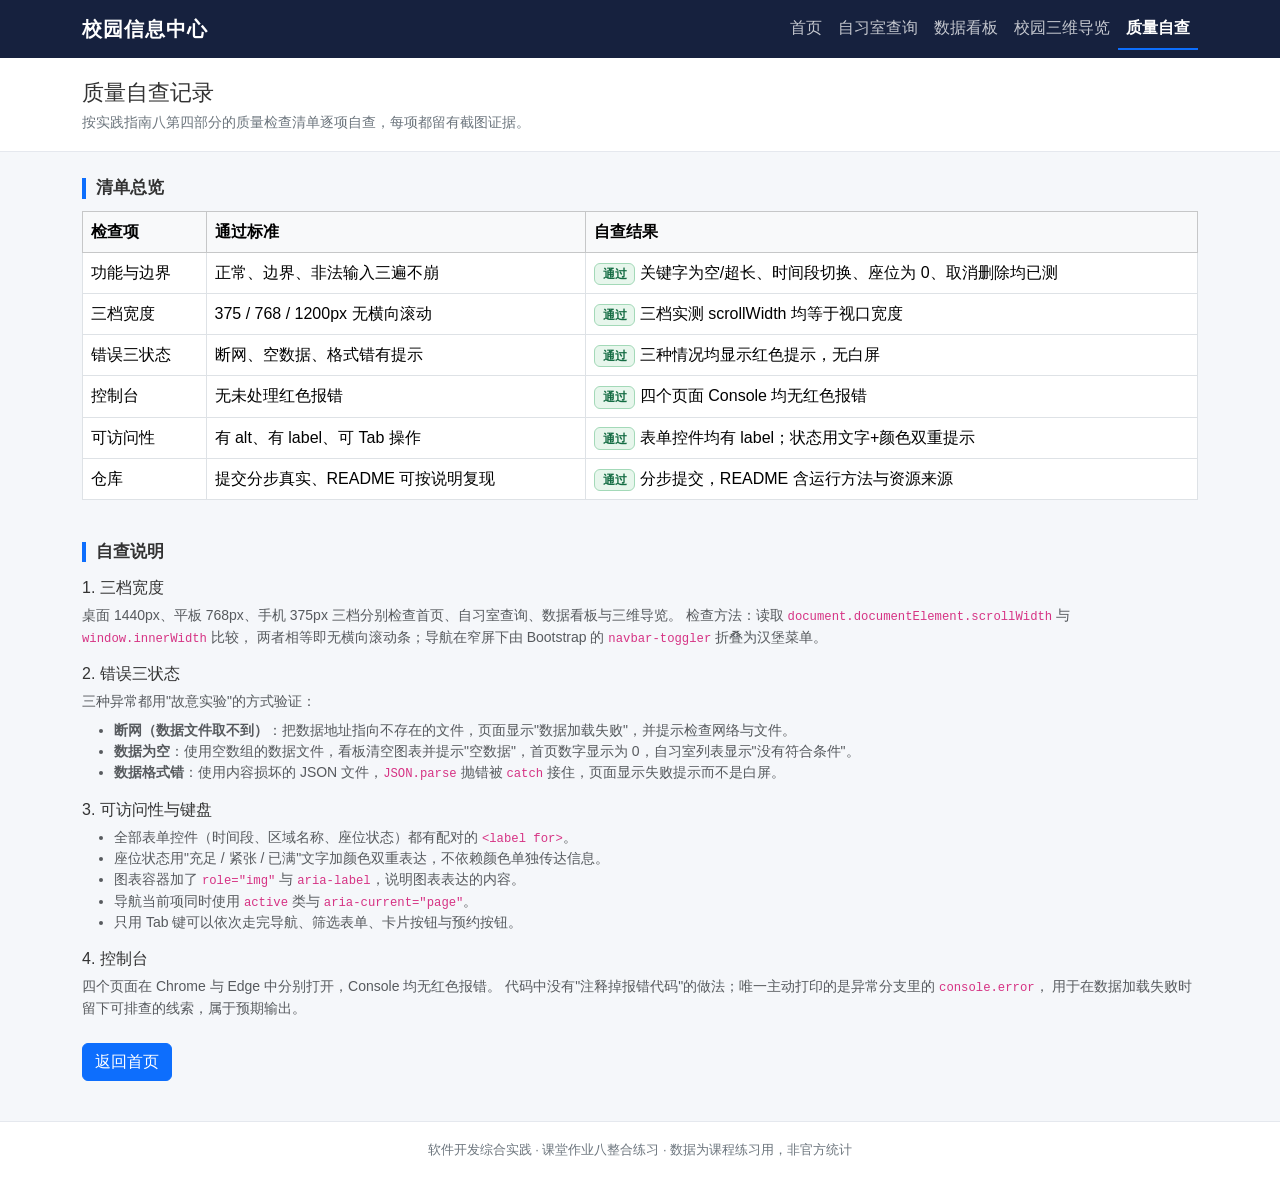
<file: quality.html>
<!DOCTYPE html>
<html lang="zh-CN">

<head>
    <meta charset="UTF-8">
    <meta name="viewport" content="width=device-width, initial-scale=1.0">
    <title>质量自查 · 校园公共信息与数据展示中心</title>

    <link rel="stylesheet" href="libs/bootstrap.min.css">
    <link rel="stylesheet" href="css/style.css">
</head>

<body>

    <nav class="navbar navbar-expand-lg navbar-dark campus-navbar">
        <div class="container">
            <a class="navbar-brand" href="home.html">校园信息中心</a>

            <button class="navbar-toggler" type="button" data-bs-toggle="collapse"
                    data-bs-target="#mainNav" aria-controls="mainNav"
                    aria-expanded="false" aria-label="切换导航菜单">
                <span class="navbar-toggler-icon"></span>
            </button>

            <div class="collapse navbar-collapse" id="mainNav">
                <ul class="navbar-nav ms-auto">
                    <li class="nav-item"><a class="nav-link" href="home.html">首页</a></li>
                    <li class="nav-item"><a class="nav-link" href="study-room.html">自习室查询</a></li>
                    <li class="nav-item"><a class="nav-link" href="dashboard.html">数据看板</a></li>
                    <li class="nav-item"><a class="nav-link" href="three-d/scene.html">校园三维导览</a></li>
                    <li class="nav-item"><a class="nav-link" href="quality.html">质量自查</a></li>
                </ul>
            </div>
        </div>
    </nav>

    <header class="page-head">
        <div class="container">
            <h1>质量自查记录</h1>
            <p>按实践指南八第四部分的质量检查清单逐项自查，每项都留有截图证据。</p>
        </div>
    </header>

    <main class="container">

        <h2 class="section-title">清单总览</h2>
        <div class="table-responsive">
            <table class="table table-bordered align-middle">
                <thead class="table-light">
                    <tr>
                        <th scope="col">检查项</th>
                        <th scope="col">通过标准</th>
                        <th scope="col">自查结果</th>
                    </tr>
                </thead>
                <tbody>
                    <tr>
                        <td>功能与边界</td>
                        <td>正常、边界、非法输入三遍不崩</td>
                        <td><span class="badge badge-free">通过</span> 关键字为空/超长、时间段切换、座位为 0、取消删除均已测</td>
                    </tr>
                    <tr>
                        <td>三档宽度</td>
                        <td>375 / 768 / 1200px 无横向滚动</td>
                        <td><span class="badge badge-free">通过</span> 三档实测 scrollWidth 均等于视口宽度</td>
                    </tr>
                    <tr>
                        <td>错误三状态</td>
                        <td>断网、空数据、格式错有提示</td>
                        <td><span class="badge badge-free">通过</span> 三种情况均显示红色提示，无白屏</td>
                    </tr>
                    <tr>
                        <td>控制台</td>
                        <td>无未处理红色报错</td>
                        <td><span class="badge badge-free">通过</span> 四个页面 Console 均无红色报错</td>
                    </tr>
                    <tr>
                        <td>可访问性</td>
                        <td>有 alt、有 label、可 Tab 操作</td>
                        <td><span class="badge badge-free">通过</span> 表单控件均有 label；状态用文字+颜色双重提示</td>
                    </tr>
                    <tr>
                        <td>仓库</td>
                        <td>提交分步真实、README 可按说明复现</td>
                        <td><span class="badge badge-free">通过</span> 分步提交，README 含运行方法与资源来源</td>
                    </tr>
                </tbody>
            </table>
        </div>

        <h2 class="section-title">自查说明</h2>

        <h3 class="h6 mt-3">1. 三档宽度</h3>
        <p class="small text-muted mb-2">
            桌面 1440px、平板 768px、手机 375px 三档分别检查首页、自习室查询、数据看板与三维导览。
            检查方法：读取 <code>document.documentElement.scrollWidth</code> 与 <code>window.innerWidth</code> 比较，
            两者相等即无横向滚动条；导航在窄屏下由 Bootstrap 的 <code>navbar-toggler</code> 折叠为汉堡菜单。
        </p>

        <h3 class="h6 mt-3">2. 错误三状态</h3>
        <p class="small text-muted mb-2">
            三种异常都用"故意实验"的方式验证：
        </p>
        <ul class="small text-muted">
            <li><strong>断网（数据文件取不到）</strong>：把数据地址指向不存在的文件，页面显示"数据加载失败"，并提示检查网络与文件。</li>
            <li><strong>数据为空</strong>：使用空数组的数据文件，看板清空图表并提示"空数据"，首页数字显示为 0，自习室列表显示"没有符合条件"。</li>
            <li><strong>数据格式错</strong>：使用内容损坏的 JSON 文件，<code>JSON.parse</code> 抛错被 <code>catch</code> 接住，页面显示失败提示而不是白屏。</li>
        </ul>

        <h3 class="h6 mt-3">3. 可访问性与键盘</h3>
        <ul class="small text-muted">
            <li>全部表单控件（时间段、区域名称、座位状态）都有配对的 <code>&lt;label for&gt;</code>。</li>
            <li>座位状态用"充足 / 紧张 / 已满"文字加颜色双重表达，不依赖颜色单独传达信息。</li>
            <li>图表容器加了 <code>role="img"</code> 与 <code>aria-label</code>，说明图表表达的内容。</li>
            <li>导航当前项同时使用 <code>active</code> 类与 <code>aria-current="page"</code>。</li>
            <li>只用 Tab 键可以依次走完导航、筛选表单、卡片按钮与预约按钮。</li>
        </ul>

        <h3 class="h6 mt-3">4. 控制台</h3>
        <p class="small text-muted mb-2">
            四个页面在 Chrome 与 Edge 中分别打开，Console 均无红色报错。
            代码中没有"注释掉报错代码"的做法；唯一主动打印的是异常分支里的 <code>console.error</code>，
            用于在数据加载失败时留下可排查的线索，属于预期输出。
        </p>

        <p class="mt-4">
            <a href="home.html" class="btn btn-primary">返回首页</a>
        </p>

    </main>

    <footer class="campus-footer">
        <div class="container">
            软件开发综合实践 · 课堂作业八整合练习 · 数据为课程练习用，非官方统计
        </div>
    </footer>

    <script src="libs/bootstrap.bundle.min.js"></script>
    <script src="js/main.js"></script>
</body>

</html>
</file>
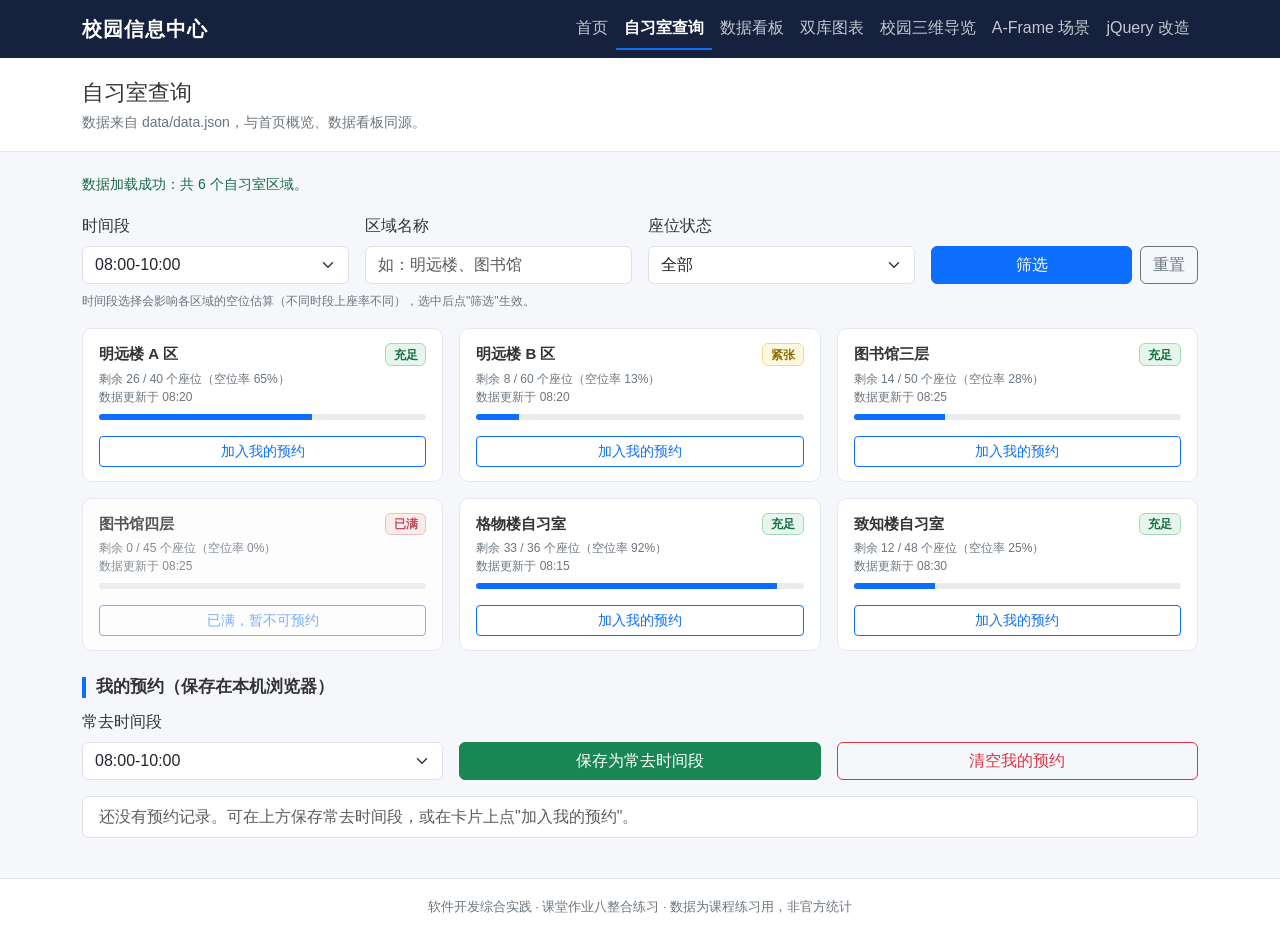
<file: study-room.html>
<!DOCTYPE html>
<html lang="zh-CN">

<head>
    <meta charset="UTF-8">
    <meta name="viewport" content="width=device-width, initial-scale=1.0">
    <title>自习室查询 · 校园公共信息与数据展示中心</title>

    <link rel="stylesheet" href="libs/bootstrap.min.css">
    <link rel="stylesheet" href="css/style.css">
</head>

<body>

    <nav class="navbar navbar-expand-lg navbar-dark campus-navbar">
        <div class="container">
            <a class="navbar-brand" href="home.html">校园信息中心</a>

            <button class="navbar-toggler" type="button" data-bs-toggle="collapse"
                    data-bs-target="#mainNav" aria-controls="mainNav"
                    aria-expanded="false" aria-label="切换导航菜单">
                <span class="navbar-toggler-icon"></span>
            </button>

            <div class="collapse navbar-collapse" id="mainNav">
                <ul class="navbar-nav ms-auto">
                    <li class="nav-item"><a class="nav-link" href="home.html">首页</a></li>
                    <li class="nav-item"><a class="nav-link" href="study-room.html">自习室查询</a></li>
                    <li class="nav-item"><a class="nav-link" href="dashboard.html">数据看板</a></li>
                    <li class="nav-item"><a class="nav-link" href="charts.html">双库图表</a></li>
                    <li class="nav-item"><a class="nav-link" href="three-d/scene.html">校园三维导览</a></li>
                    <li class="nav-item"><a class="nav-link" href="a-frame/campus.html">A-Frame 场景</a></li>
                    <li class="nav-item"><a class="nav-link" href="jq-demo.html">jQuery 改造</a></li>
                </ul>
            </div>
        </div>
    </nav>

    <header class="page-head">
        <div class="container">
            <h1>自习室查询</h1>
            <p>数据来自 data/data.json，与首页概览、数据看板同源。</p>
        </div>
    </header>

    <main class="container">

        <p id="feedback" role="status" aria-live="polite"></p>

        <!-- 筛选区：表单控件都带 label -->
        <form class="row g-3 align-items-end mb-2" id="filter-form">
            <div class="col-12 col-sm-6 col-lg-3">
                <label for="slot" class="form-label">时间段</label>
                <select id="slot" class="form-select">
                    <!-- 选项由 js/study-room.js 依据数据填充，避免与数据不一致 -->
                </select>
            </div>

            <div class="col-12 col-sm-6 col-lg-3">
                <label for="keyword" class="form-label">区域名称</label>
                <input type="text" id="keyword" class="form-control" placeholder="如：明远楼、图书馆">
            </div>

            <div class="col-12 col-sm-6 col-lg-3">
                <label for="status" class="form-label">座位状态</label>
                <select id="status" class="form-select">
                    <option value="all">全部</option>
                    <option value="free">充足</option>
                    <option value="few">紧张</option>
                    <option value="full">已满</option>
                </select>
            </div>

            <div class="col-12 col-sm-6 col-lg-3 d-flex gap-2">
                <button type="submit" class="btn btn-primary flex-fill">筛选</button>
                <button type="button" class="btn btn-outline-secondary" id="reset">重置</button>
            </div>
        </form>

        <p class="chart-caption">
            时间段选择会影响各区域的空位估算（不同时段上座率不同），选中后点"筛选"生效。
        </p>

        <div class="row g-3" id="zone-list">
            <!-- 自习室卡片由 js/study-room.js 动态渲染 -->
        </div>

        <p id="empty-tip" class="text-muted mt-3" hidden>没有符合条件的自习室，请调整筛选条件。</p>

        <!-- 本地存储模块 -->
        <h2 class="section-title">我的预约（保存在本机浏览器）</h2>

        <div class="row g-3 align-items-end mb-3">
            <div class="col-12 col-sm-6 col-lg-4">
                <label for="favorite-slot" class="form-label">常去时间段</label>
                <select id="favorite-slot" class="form-select">
                    <!-- 选项由脚本填充 -->
                </select>
            </div>
            <div class="col-12 col-sm-6 col-lg-4">
                <button type="button" class="btn btn-success w-100" id="save-slot">保存为常去时间段</button>
            </div>
            <div class="col-12 col-lg-4">
                <button type="button" class="btn btn-outline-danger w-100" id="clear-bookings">清空我的预约</button>
            </div>
        </div>

        <ul class="list-group mb-3" id="booking-list">
            <!-- 预约记录由脚本渲染 -->
        </ul>

    </main>

    <footer class="campus-footer">
        <div class="container">
            软件开发综合实践 · 课堂作业八整合练习 · 数据为课程练习用，非官方统计
        </div>
    </footer>

    <script src="libs/bootstrap.bundle.min.js"></script>
    <script src="js/main.js"></script>
    <script src="js/study-room.js"></script>
</body>

</html>
</file>
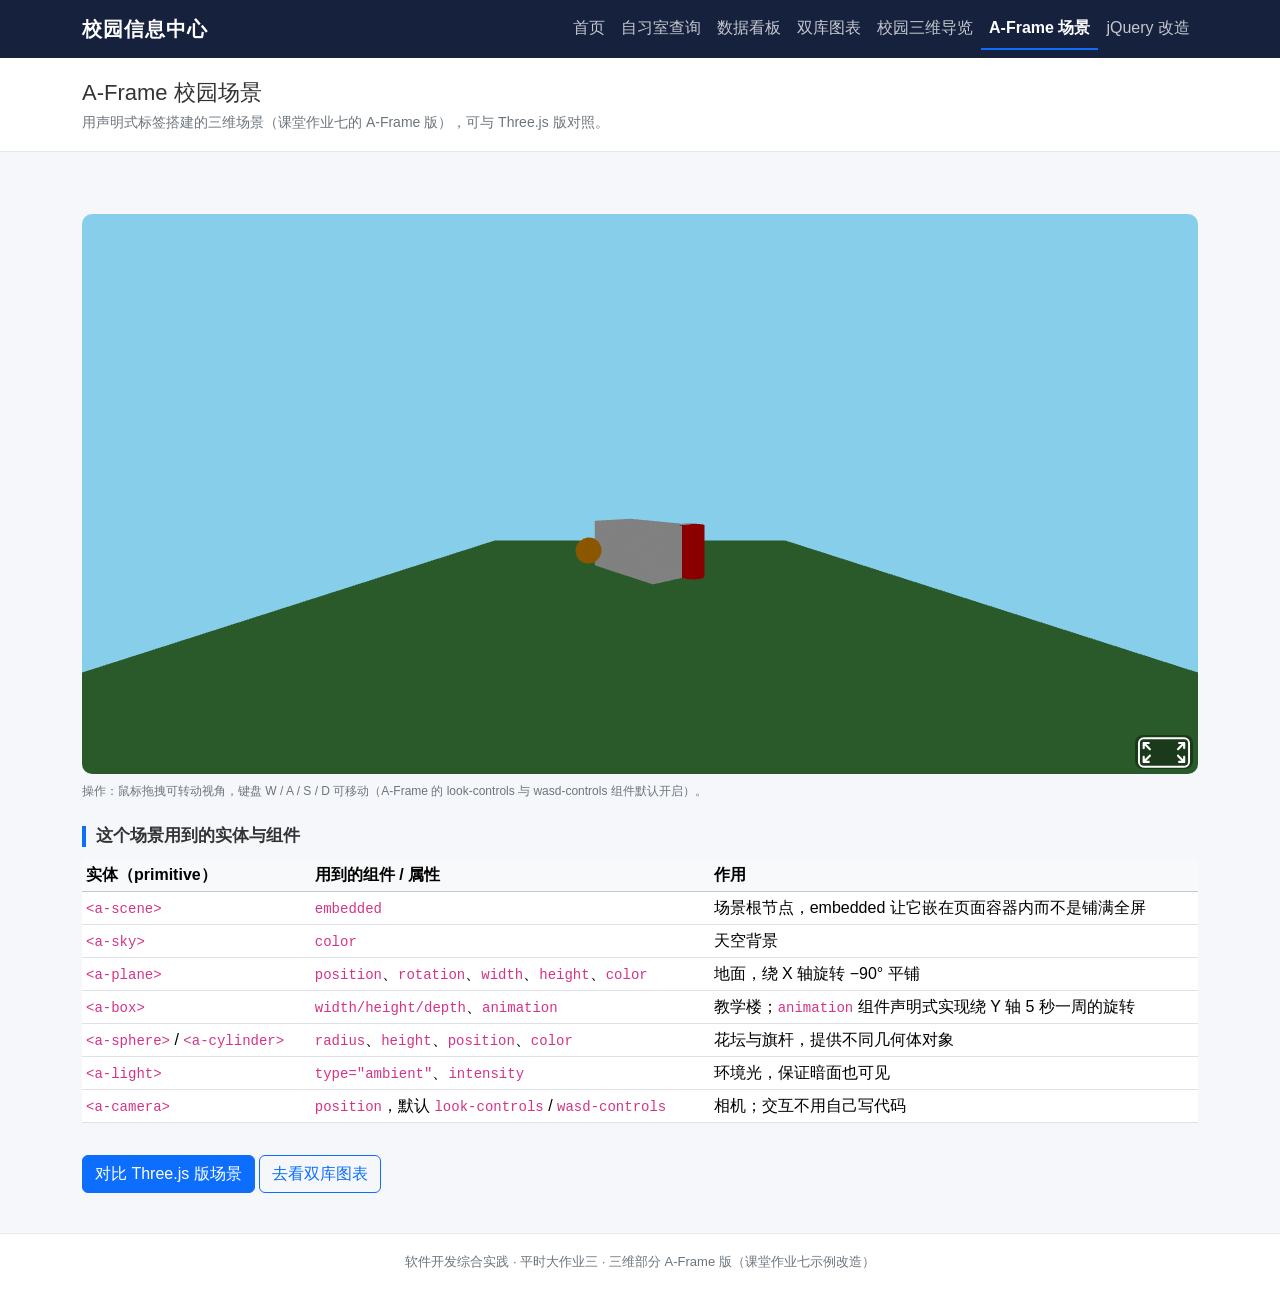
<file: a-frame/campus.html>
<!DOCTYPE html>
<html lang="zh-CN">

<head>
    <meta charset="UTF-8">
    <meta name="viewport" content="width=device-width, initial-scale=1.0">
    <title>A-Frame 校园场景 · 校园公共信息与数据展示中心</title>

    <link rel="stylesheet" href="../libs/bootstrap.min.css">
    <link rel="stylesheet" href="../css/style.css">
    <style>
        /* A-Frame 画布需要明确的容器高度 */
        #aframe-box {
            width: 100%;
            height: 560px;
            border-radius: 10px;
            overflow: hidden;
        }

        #aframe-box a-scene {
            width: 100%;
            height: 100%;
        }

        @media (max-width: 575.98px) {
            #aframe-box {
                height: 380px;
            }
        }
    </style>
</head>

<body>

    <nav class="navbar navbar-expand-lg navbar-dark campus-navbar">
        <div class="container">
            <a class="navbar-brand" href="../home.html">校园信息中心</a>

            <button class="navbar-toggler" type="button" data-bs-toggle="collapse"
                    data-bs-target="#mainNav" aria-controls="mainNav"
                    aria-expanded="false" aria-label="切换导航菜单">
                <span class="navbar-toggler-icon"></span>
            </button>

            <div class="collapse navbar-collapse" id="mainNav">
                <ul class="navbar-nav ms-auto">
                    <li class="nav-item"><a class="nav-link" href="../home.html">首页</a></li>
                    <li class="nav-item"><a class="nav-link" href="../study-room.html">自习室查询</a></li>
                    <li class="nav-item"><a class="nav-link" href="../dashboard.html">数据看板</a></li>
                    <li class="nav-item"><a class="nav-link" href="../charts.html">双库图表</a></li>
                    <li class="nav-item"><a class="nav-link" href="../three-d/scene.html">校园三维导览</a></li>
                    <li class="nav-item"><a class="nav-link" href="campus.html">A-Frame 场景</a></li>
                    <li class="nav-item"><a class="nav-link" href="../jq-demo.html">jQuery 改造</a></li>
                </ul>
            </div>
        </div>
    </nav>

    <header class="page-head">
        <div class="container">
            <h1>A-Frame 校园场景</h1>
            <p>用声明式标签搭建的三维场景（课堂作业七的 A-Frame 版），可与 Three.js 版对照。</p>
        </div>
    </header>

    <main class="container">

        <p id="feedback" role="status" aria-live="polite"></p>

        <div id="aframe-box">
            <a-scene embedded style="width:100%;height:100%;">

                <!-- 天空与地面：用属性直接声明，不需要写 JS -->
                <a-sky color="#87ceeb"></a-sky>

                <a-plane position="0 0 -5" rotation="-90 0 0"
                         width="20" height="20" color="#55aa55"></a-plane>

                <!-- 教学楼：绕 Y 轴持续旋转，用 animation 组件声明式实现 -->
                <a-box position="0 1 -6" width="4" height="2" depth="2" color="#eeeeee"
                       animation="property: rotation; to: 0 360 0; dur: 5000; loop: true"></a-box>

                <!-- 花坛（球体）与旗杆（圆柱） -->
                <a-sphere position="-2 1 -5" radius="0.5" color="orange"></a-sphere>

                <a-cylinder position="2 1 -5" radius="0.5" height="2" color="red"></a-cylinder>

                <!-- 环境光 -->
                <a-light type="ambient" intensity="0.8"></a-light>

                <!-- 相机：抬高并俯视，A-Frame 自带 look-controls（拖拽转头）与 wasd-controls（键盘移动） -->
                <a-camera position="0 3.2 8" rotation="-18 0 0"></a-camera>

            </a-scene>
        </div>

        <p class="chart-caption mt-2">
            操作：鼠标拖拽可转动视角，键盘 W / A / S / D 可移动（A-Frame 的 look-controls 与 wasd-controls 组件默认开启）。
        </p>

        <h2 class="section-title">这个场景用到的实体与组件</h2>
        <div class="table-responsive">
            <table class="table table-sm align-middle">
                <thead class="table-light">
                    <tr>
                        <th scope="col">实体（primitive）</th>
                        <th scope="col">用到的组件 / 属性</th>
                        <th scope="col">作用</th>
                    </tr>
                </thead>
                <tbody>
                    <tr><td><code>&lt;a-scene&gt;</code></td><td><code>embedded</code></td><td>场景根节点，embedded 让它嵌在页面容器内而不是铺满全屏</td></tr>
                    <tr><td><code>&lt;a-sky&gt;</code></td><td><code>color</code></td><td>天空背景</td></tr>
                    <tr><td><code>&lt;a-plane&gt;</code></td><td><code>position</code>、<code>rotation</code>、<code>width</code>、<code>height</code>、<code>color</code></td><td>地面，绕 X 轴旋转 −90° 平铺</td></tr>
                    <tr><td><code>&lt;a-box&gt;</code></td><td><code>width/height/depth</code>、<code>animation</code></td><td>教学楼；<code>animation</code> 组件声明式实现绕 Y 轴 5 秒一周的旋转</td></tr>
                    <tr><td><code>&lt;a-sphere&gt;</code> / <code>&lt;a-cylinder&gt;</code></td><td><code>radius</code>、<code>height</code>、<code>position</code>、<code>color</code></td><td>花坛与旗杆，提供不同几何体对象</td></tr>
                    <tr><td><code>&lt;a-light&gt;</code></td><td><code>type="ambient"</code>、<code>intensity</code></td><td>环境光，保证暗面也可见</td></tr>
                    <tr><td><code>&lt;a-camera&gt;</code></td><td><code>position</code>，默认 <code>look-controls</code> / <code>wasd-controls</code></td><td>相机；交互不用自己写代码</td></tr>
                </tbody>
            </table>
        </div>

        <p class="mt-3">
            <a href="scene.html" class="btn btn-primary">对比 Three.js 版场景</a>
            <a href="../charts.html" class="btn btn-outline-primary">去看双库图表</a>
        </p>

    </main>

    <footer class="campus-footer">
        <div class="container">
            软件开发综合实践 · 平时大作业三 · 三维部分 A-Frame 版（课堂作业七示例改造）
        </div>
    </footer>

    <!-- A-Frame 必须在使用标签前引入 -->
    <script src="../libs/aframe.min.js"></script>
    <script src="../libs/bootstrap.bundle.min.js"></script>
    <script src="../js/main.js"></script>
</body>

</html>
</file>
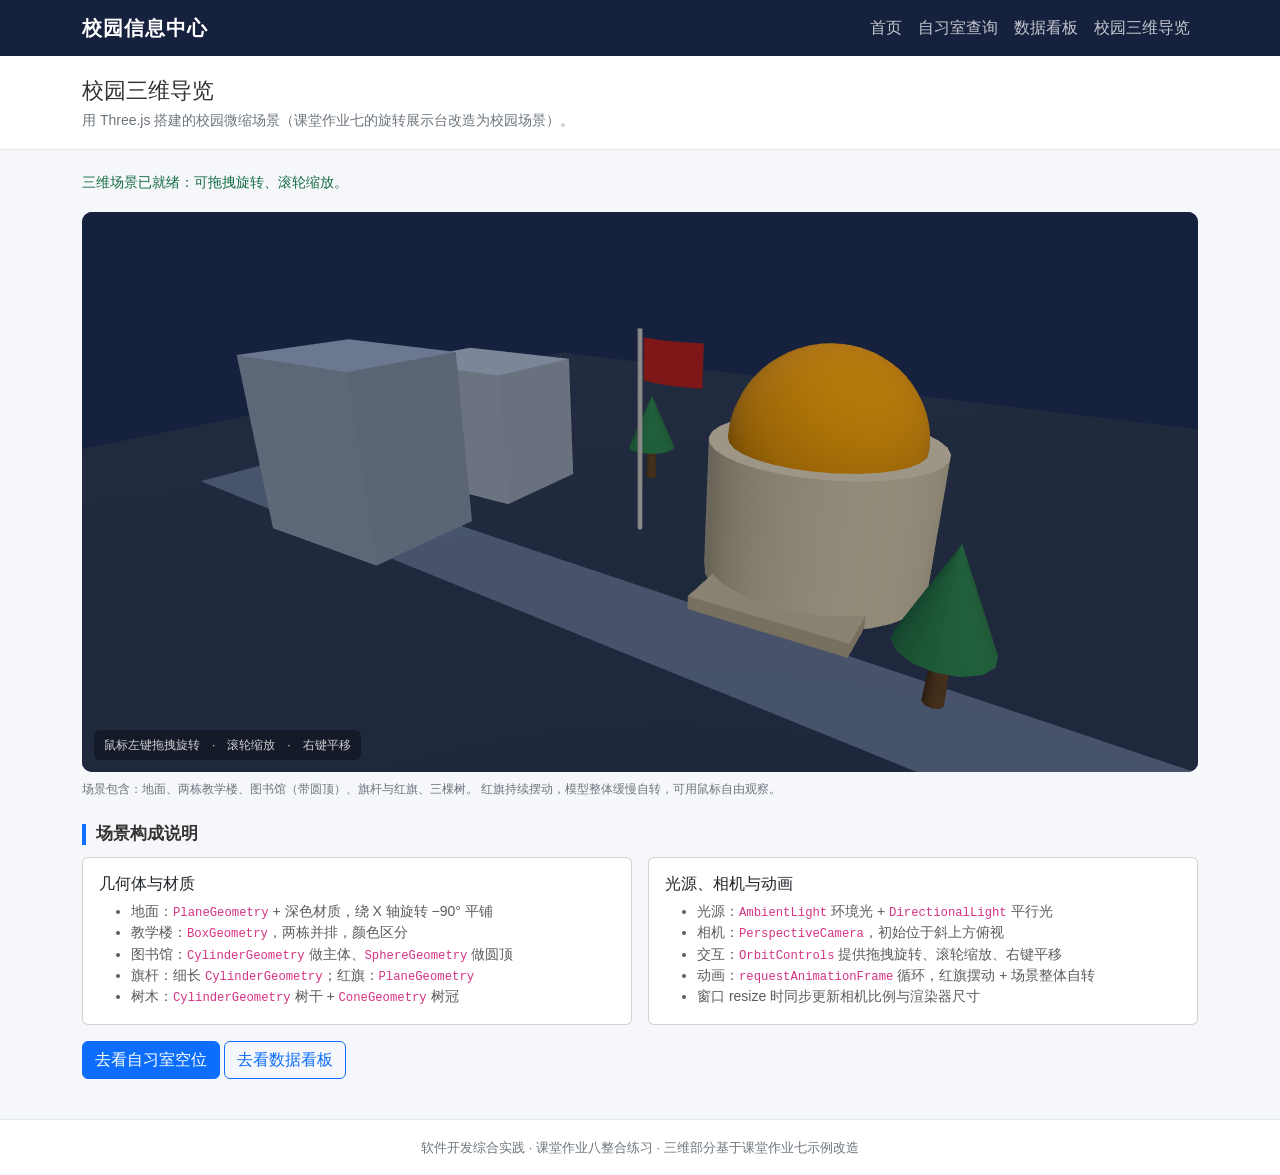
<file: three-d/scene.html>
<!DOCTYPE html>
<html lang="zh-CN">

<head>
    <meta charset="UTF-8">
    <meta name="viewport" content="width=device-width, initial-scale=1.0">
    <title>校园三维导览 · 校园公共信息与数据展示中心</title>

    <!-- 三维页也走 Bootstrap，保证与其它页导航一致 -->
    <link rel="stylesheet" href="../libs/bootstrap.min.css">
    <link rel="stylesheet" href="../css/style.css">
</head>

<body>

    <nav class="navbar navbar-expand-lg navbar-dark campus-navbar">
        <div class="container">
            <a class="navbar-brand" href="../home.html">校园信息中心</a>

            <button class="navbar-toggler" type="button" data-bs-toggle="collapse"
                    data-bs-target="#mainNav" aria-controls="mainNav"
                    aria-expanded="false" aria-label="切换导航菜单">
                <span class="navbar-toggler-icon"></span>
            </button>

            <div class="collapse navbar-collapse" id="mainNav">
                <ul class="navbar-nav ms-auto">
                    <li class="nav-item"><a class="nav-link" href="../home.html">首页</a></li>
                    <li class="nav-item"><a class="nav-link" href="../study-room.html">自习室查询</a></li>
                    <li class="nav-item"><a class="nav-link" href="../dashboard.html">数据看板</a></li>
                    <li class="nav-item"><a class="nav-link" href="scene.html">校园三维导览</a></li>
                </ul>
            </div>
        </div>
    </nav>

    <header class="page-head">
        <div class="container">
            <h1>校园三维导览</h1>
            <p>用 Three.js 搭建的校园微缩场景（课堂作业七的旋转展示台改造为校园场景）。</p>
        </div>
    </header>

    <main class="container">

        <p id="feedback" role="status" aria-live="polite"></p>

        <div id="scene-container">
            <div class="scene-tip">鼠标左键拖拽旋转　·　滚轮缩放　·　右键平移</div>
        </div>

        <p class="chart-caption mt-2">
            场景包含：地面、两栋教学楼、图书馆（带圆顶）、旗杆与红旗、三棵树。
            红旗持续摆动，模型整体缓慢自转，可用鼠标自由观察。
        </p>

        <h2 class="section-title">场景构成说明</h2>
        <div class="row g-3">
            <div class="col-12 col-md-6">
                <div class="card h-100">
                    <div class="card-body">
                        <h3 class="card-title h6">几何体与材质</h3>
                        <ul class="mb-0 small text-muted">
                            <li>地面：<code>PlaneGeometry</code> + 深色材质，绕 X 轴旋转 −90° 平铺</li>
                            <li>教学楼：<code>BoxGeometry</code>，两栋并排，颜色区分</li>
                            <li>图书馆：<code>CylinderGeometry</code> 做主体、<code>SphereGeometry</code> 做圆顶</li>
                            <li>旗杆：细长 <code>CylinderGeometry</code>；红旗：<code>PlaneGeometry</code></li>
                            <li>树木：<code>CylinderGeometry</code> 树干 + <code>ConeGeometry</code> 树冠</li>
                        </ul>
                    </div>
                </div>
            </div>
            <div class="col-12 col-md-6">
                <div class="card h-100">
                    <div class="card-body">
                        <h3 class="card-title h6">光源、相机与动画</h3>
                        <ul class="mb-0 small text-muted">
                            <li>光源：<code>AmbientLight</code> 环境光 + <code>DirectionalLight</code> 平行光</li>
                            <li>相机：<code>PerspectiveCamera</code>，初始位于斜上方俯视</li>
                            <li>交互：<code>OrbitControls</code> 提供拖拽旋转、滚轮缩放、右键平移</li>
                            <li>动画：<code>requestAnimationFrame</code> 循环，红旗摆动 + 场景整体自转</li>
                            <li>窗口 resize 时同步更新相机比例与渲染器尺寸</li>
                        </ul>
                    </div>
                </div>
            </div>
        </div>

        <p class="mt-3">
            <a href="../study-room.html" class="btn btn-primary">去看自习室空位</a>
            <a href="../dashboard.html" class="btn btn-outline-primary">去看数据看板</a>
        </p>

    </main>

    <footer class="campus-footer">
        <div class="container">
            软件开发综合实践 · 课堂作业八整合练习 · 三维部分基于课堂作业七示例改造
        </div>
    </footer>

    <!-- 加载顺序：库在前，自己的代码在后 -->
    <script src="../libs/three.min.js"></script>
    <script src="../libs/OrbitControls.js"></script>
    <script src="../js/scene.js"></script>
</body>

</html>
</file>
<file: css/style.css>
/* ============================================================
   校园公共信息与数据展示中心 — 自定义样式
   引入顺序：Bootstrap → 本文件（保证本文件能覆盖 Bootstrap）
   ============================================================ */

:root {
    --campus-dark: #16213e;
    --campus-blue: #0d6efd;
    --campus-bg: #f5f7fa;
}

body {
    background: var(--campus-bg);
    font-family: "Microsoft YaHei", "PingFang SC", sans-serif;
    color: #333;
}

/* 顶部导航：全站统一 */
.campus-navbar {
    background: var(--campus-dark);
}

.campus-navbar .navbar-brand {
    font-weight: 700;
    letter-spacing: 1px;
}

.campus-navbar .nav-link {
    color: rgba(255, 255, 255, .75);
}

.campus-navbar .nav-link:hover {
    color: #fff;
}

/* 当前页高亮（由 js/main.js 按文件名自动加 active 类） */
.campus-navbar .nav-link.active {
    color: #fff;
    font-weight: 700;
    border-bottom: 2px solid var(--campus-blue);
}

/* 页面标题区 */
.page-head {
    background: #fff;
    border-bottom: 1px solid #e5e8ee;
    padding: 22px 0 18px;
    margin-bottom: 22px;
}

.page-head h1 {
    font-size: 22px;
    margin: 0 0 6px;
}

.page-head p {
    margin: 0;
    color: #6c757d;
    font-size: 14px;
}

/* 数据概览卡片 */
.stat-card {
    background: #fff;
    border: 1px solid #e5e8ee;
    border-radius: 10px;
    padding: 16px 18px;
    height: 100%;
}

.stat-card .label {
    color: #6c757d;
    font-size: 13px;
}

.stat-card .value {
    font-size: 26px;
    font-weight: 700;
    color: var(--campus-dark);
    line-height: 1.3;
}

.stat-card .unit {
    font-size: 13px;
    font-weight: 400;
    color: #6c757d;
    margin-left: 2px;
}

/* 区块 */
.section-title {
    font-size: 17px;
    font-weight: 700;
    margin: 26px 0 12px;
    padding-left: 10px;
    border-left: 4px solid var(--campus-blue);
}

/* 图表容器：必须给定高度，否则 echarts 尺寸为 0 不显示 */
.chart-box {
    width: 100%;
    height: 320px;
    background: #fff;
    border: 1px solid #e5e8ee;
    border-radius: 10px;
}

/* 图表标题与来源说明 */
.chart-caption {
    font-size: 12px;
    color: #6c757d;
    margin: 8px 0 18px;
}

/* 自习室卡片 */
.zone-card {
    background: #fff;
    border: 1px solid #e5e8ee;
    border-radius: 10px;
    padding: 14px 16px;
    height: 100%;
}

.zone-card .zone-name {
    font-weight: 700;
    font-size: 15px;
}

.zone-card .zone-meta {
    font-size: 12px;
    color: #6c757d;
}

/* 状态标签：文字 + 颜色双重提示，不只用颜色传达信息 */
.badge-free {
    background: #e7f6ec;
    color: #146c43;
    border: 1px solid #a3d9b8;
}

.badge-few {
    background: #fff8e1;
    color: #8a6d00;
    border: 1px solid #f0d98c;
}

.badge-full {
    background: #fdeaea;
    color: #b02a37;
    border: 1px solid #f1b0b7;
}

.zone-card.is-full {
    opacity: .82;
}

/* 反馈条 */
#feedback {
    min-height: 24px;
    font-size: 14px;
}

.feedback-error {
    color: #b02a37;
}

.feedback-ok {
    color: #146c43;
}

/* 三维页：让画布铺满内容区 */
#scene-container {
    width: 100%;
    height: 560px;
    background: var(--campus-dark);
    border-radius: 10px;
    overflow: hidden;
    position: relative;
}

#scene-container canvas {
    display: block;
}

.scene-tip {
    position: absolute;
    left: 12px;
    bottom: 12px;
    color: rgba(255, 255, 255, .8);
    font-size: 12px;
    background: rgba(0, 0, 0, .35);
    padding: 6px 10px;
    border-radius: 6px;
}

/* 页脚 */
.campus-footer {
    margin-top: 40px;
    padding: 18px 0;
    background: #fff;
    border-top: 1px solid #e5e8ee;
    color: #6c757d;
    font-size: 13px;
    text-align: center;
}

/* 手机宽度下：图表适当降低高度，避免过窄显得拥挤 */
@media (max-width: 575.98px) {
    .chart-box {
        height: 260px;
    }

    #scene-container {
        height: 380px;
    }
}
</file>
